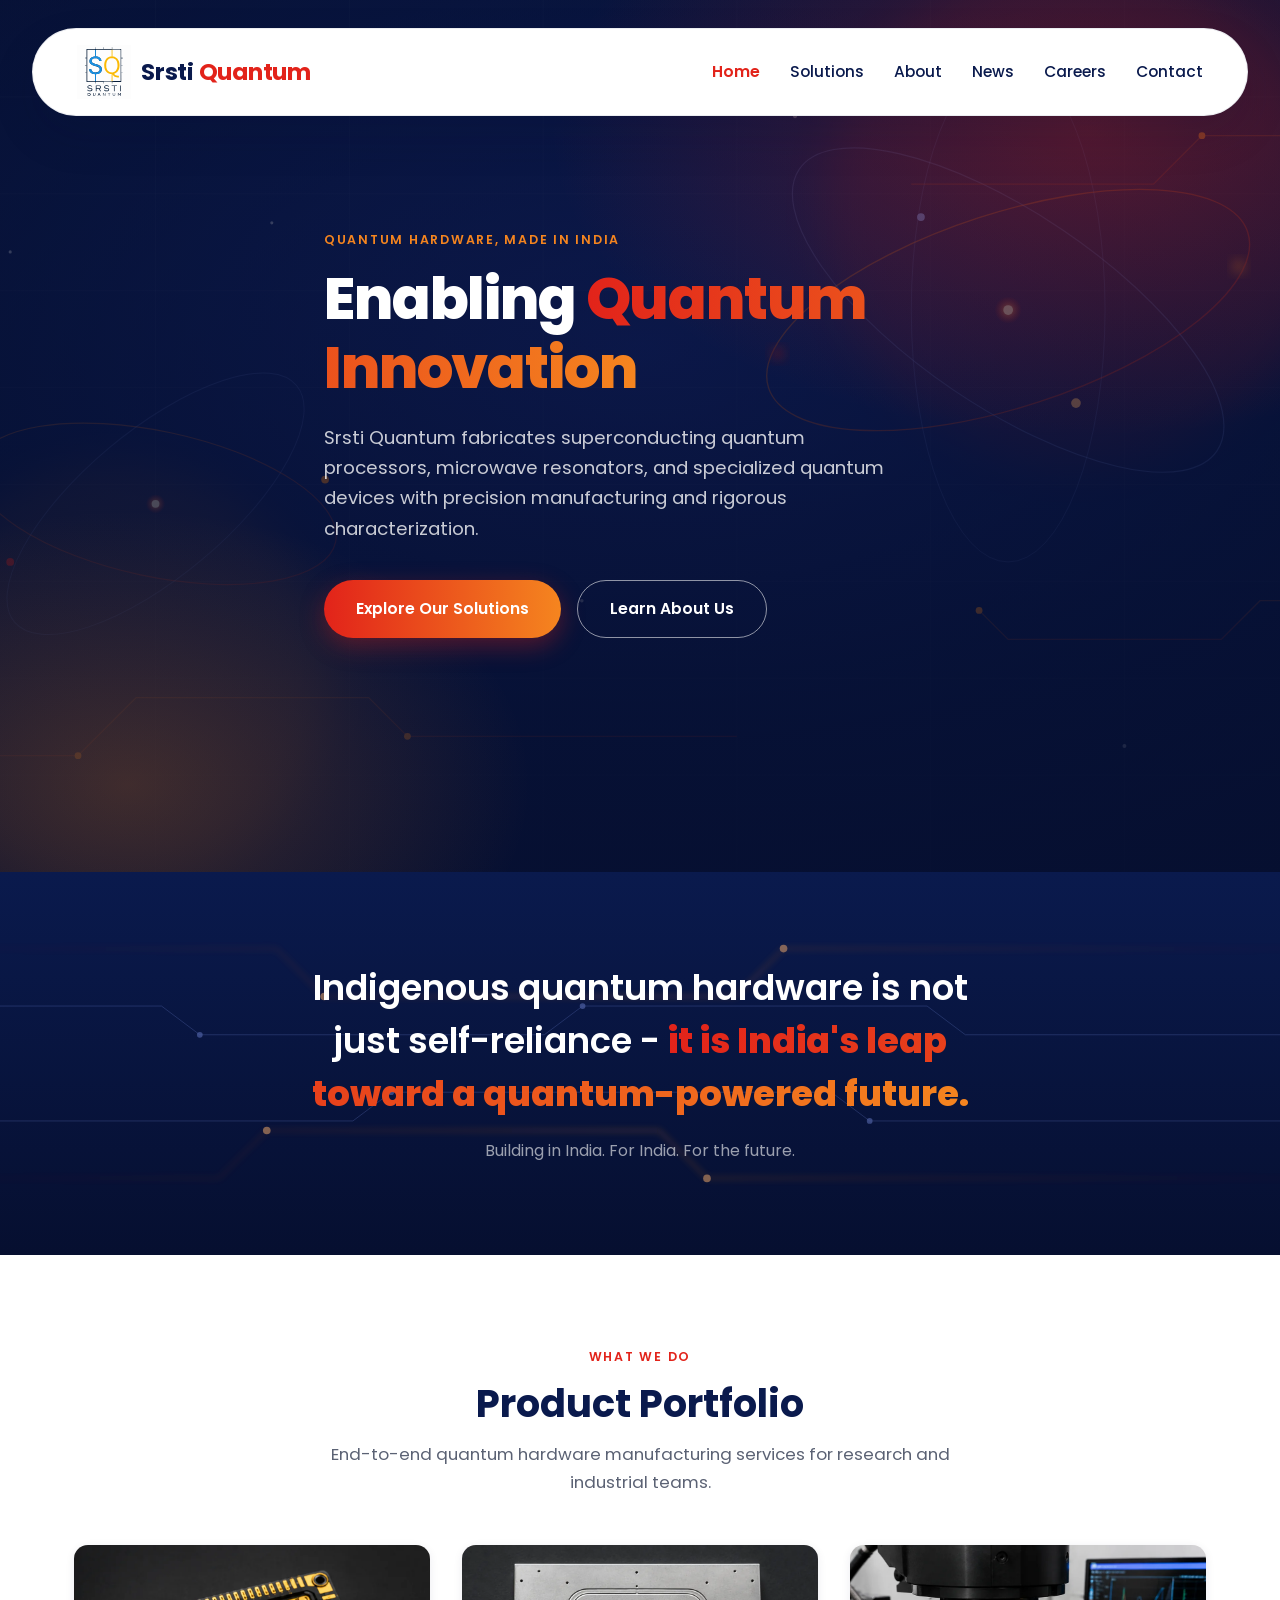
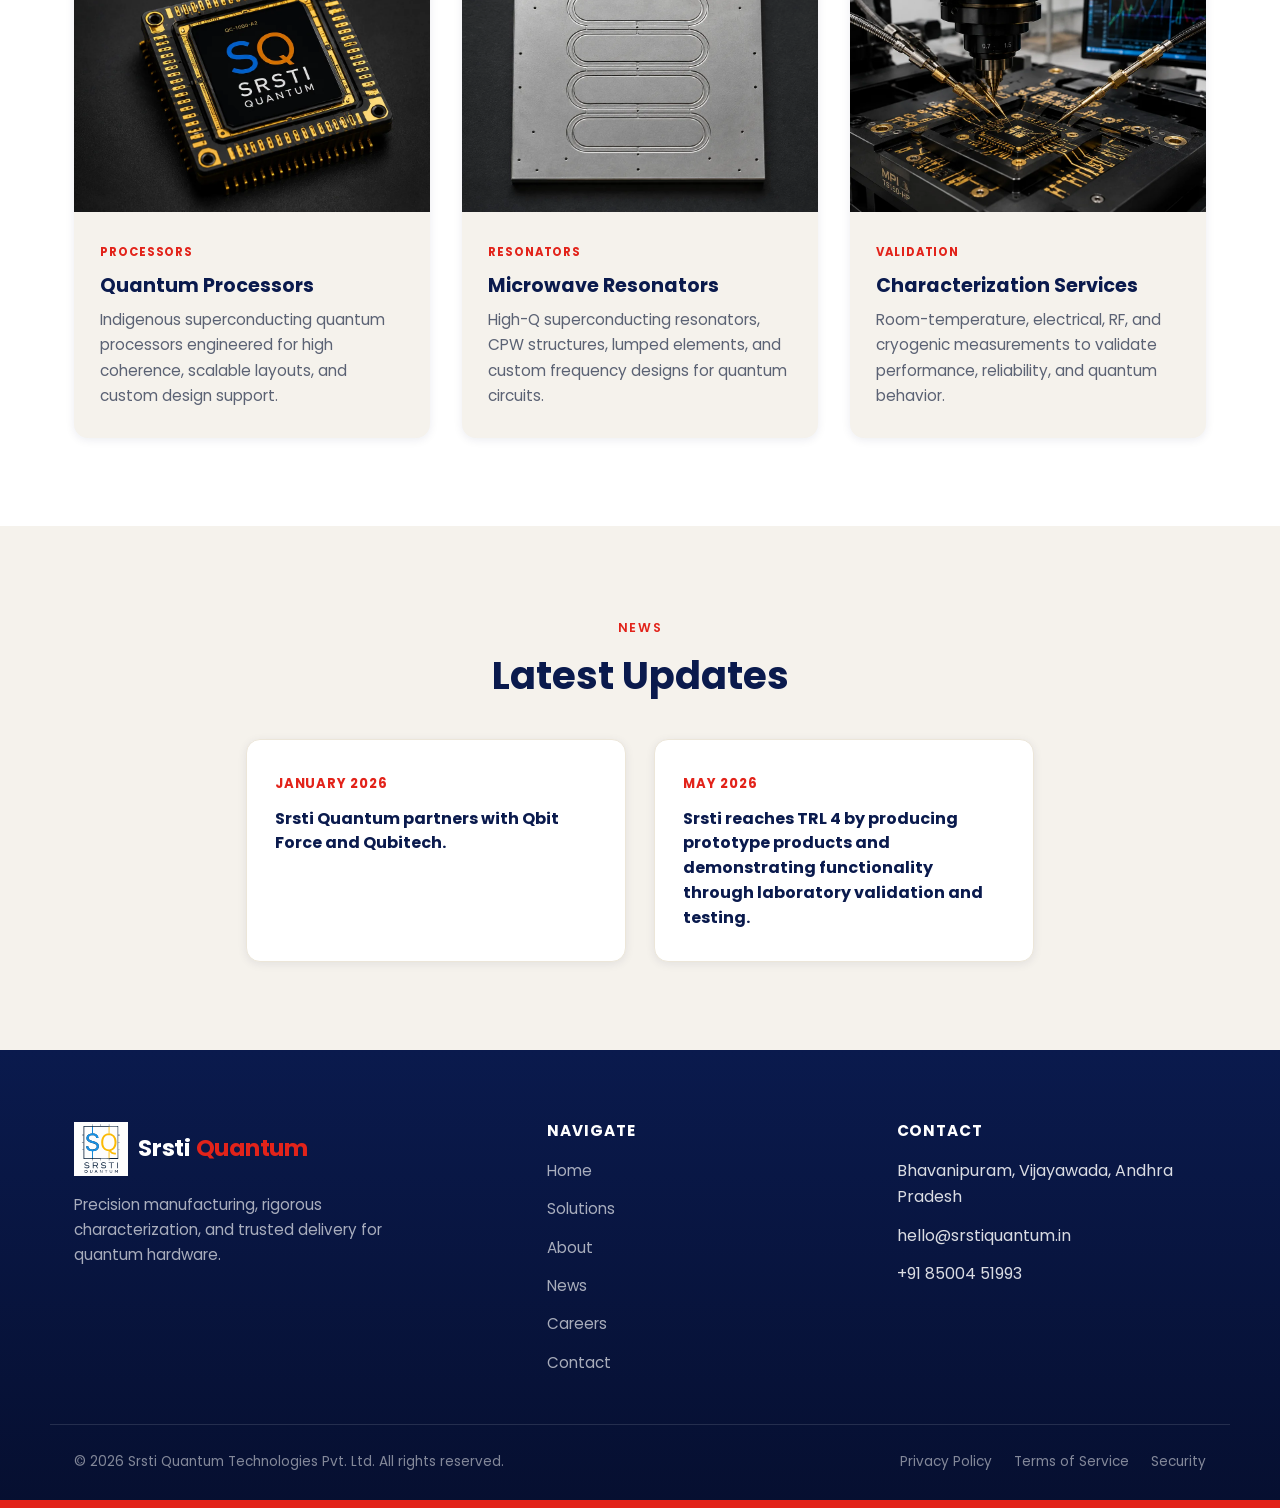
<file: index.html>
﻿<!DOCTYPE html>
<html lang="en">
<head>
<meta charset="UTF-8">
<meta name="viewport" content="width=device-width, initial-scale=1.0">
<title>Srsti Quantum - Quantum Hardware Manufacturing</title>
<meta name="description" content="Srsti Quantum manufactures superconducting quantum processors, microwave resonators, test chips, packaged devices, and specialized quantum hardware.">
<link rel="icon" href="favicon.svg" type="image/svg+xml">
<link rel="alternate icon" href="favicon.ico">
<link rel="apple-touch-icon" href="apple-touch-icon.png">
<link rel="stylesheet" href="css/styles.css">
</head>
<body>

<header class="site-header" id="siteHeader">
  <div class="container header-inner">
    <a href="/" class="logo">
      <img class="logo-mark" src="assets/img/srsti-logo.svg" alt="Srsti Quantum logo">
      <span class="logo-text">Srsti <span>Quantum</span></span>
    </a>
    <nav class="main-nav" id="mainNav">
      <ul>
        <li><a href="/" class="nav-link">Home</a></li>
        <li><a href="/solutions" class="nav-link">Solutions</a></li>
        <li><a href="/about" class="nav-link">About</a></li>
        <li><a href="/news" class="nav-link">News</a></li>
        <li><a href="/careers" class="nav-link">Careers</a></li>
        <li><a href="/contact" class="nav-link">Contact</a></li>
      </ul>
    </nav>
    <button class="hamburger" id="hamburgerBtn" aria-label="Toggle menu" aria-expanded="false" aria-controls="mainNav">
      <span></span><span></span><span></span>
    </button>
  </div>
</header>

<main>

  <!-- HERO -->
  <section class="hero">
    <div class="container hero-content reveal">
      <span class="eyebrow">Quantum Hardware, Made in India</span>
      <h1>Enabling <span class="accent">Quantum Innovation</span></h1>
      <p>Srsti Quantum fabricates superconducting quantum processors, microwave resonators, and specialized quantum devices with precision manufacturing and rigorous characterization.</p>
      <div class="hero-actions">
        <a href="/solutions" class="btn btn-primary">Explore Our Solutions</a>
        <a href="/about" class="btn btn-outline">Learn About Us</a>
      </div>
    </div>
  </section>

  <!-- MISSION STRIP -->
  <section class="mission-strip">
    <img src="assets/img/mission-lines.svg" alt="" class="mission-lines" aria-hidden="true">
    <div class="container mission-strip-inner reveal">
      <h2>Indigenous quantum hardware is not just self-reliance - <strong>it is India's leap toward a quantum-powered future.</strong></h2>
      <p>Building in India. For India. For the future.</p>
    </div>
  </section>

  <!-- EXPLORE SOLUTIONS -->
  <section class="solutions-section">
    <div class="container">
      <div class="section-head center reveal">
        <span class="eyebrow">What We Do</span>
        <h2>Product Portfolio</h2>
        <p>End-to-end quantum hardware manufacturing services for research and industrial teams.</p>
      </div>
      <div class="card-grid">
        <article class="solution-card reveal">
          <div class="card-img">
            <picture><source srcset="assets/img/products/qunatum%20processor.webp" type="image/webp"><img src="assets/img/products/qunatum%20processor.jpg" alt="Quantum processor"></picture>
          </div>
          <div class="card-body">
            <span class="card-tag">Processors</span>
            <h3>Quantum Processors</h3>
            <p>Indigenous superconducting quantum processors engineered for high coherence, scalable layouts, and custom design support.</p>
          </div>
        </article>
        <article class="solution-card reveal">
          <div class="card-img">
            <picture><source srcset="assets/img/products/resonators.webp" type="image/webp"><img src="assets/img/products/resonators.jpg" alt="Microwave resonator"></picture>
          </div>
          <div class="card-body">
            <span class="card-tag">Resonators</span>
            <h3>Microwave Resonators</h3>
            <p>High-Q superconducting resonators, CPW structures, lumped elements, and custom frequency designs for quantum circuits.</p>
          </div>
        </article>
        <article class="solution-card reveal">
          <div class="card-img">
            <picture><source srcset="assets/img/products/Characterization%20Services.webp" type="image/webp"><img src="assets/img/products/Characterization%20Services.jpg" alt="Quantum device characterization"></picture>
          </div>
          <div class="card-body">
            <span class="card-tag">Validation</span>
            <h3>Characterization Services</h3>
            <p>Room-temperature, electrical, RF, and cryogenic measurements to validate performance, reliability, and quantum behavior.</p>
          </div>
        </article>
      </div>
    </div>
  </section>

  <!-- NEWS -->
  <section class="badges-strip">
    <div class="container">
      <div class="section-head center reveal">
        <span class="eyebrow">News</span>
        <h2>Latest Updates</h2>
      </div>
      <div class="news-grid reveal">
        <article class="news-card">
          <span>January 2026</span>
          <h3>Srsti Quantum partners with Qbit Force and Qubitech.</h3>
        </article>
        <article class="news-card">
          <span>May 2026</span>
          <h3>Srsti reaches TRL 4 by producing prototype products and demonstrating functionality through laboratory validation and testing.</h3>
        </article>
       
      </div>
    </div>
  </section>

</main>

<footer class="site-footer">
  <div class="container footer-inner">
    <div class="footer-brand">
      <a href="/" class="logo">
        <img class="logo-mark" src="assets/img/srsti-logo.svg" alt="Srsti Quantum logo">
        <span class="logo-text">Srsti <span>Quantum</span></span>
      </a>
      <p>Precision manufacturing, rigorous characterization, and trusted delivery for quantum hardware.</p>
    </div>
    <div class="footer-col">
      <h4>Navigate</h4>
      <ul>
        <li><a href="/">Home</a></li>
        <li><a href="/solutions">Solutions</a></li>
        <li><a href="/about">About</a></li>
        <li><a href="/news">News</a></li>
        <li><a href="/careers">Careers</a></li>
        <li><a href="/contact">Contact</a></li>
      </ul>
    </div>
    <div class="footer-col">
      <h4>Contact</h4>
      <ul>
        <li>Bhavanipuram, Vijayawada, Andhra Pradesh</li>
        <li>hello@srstiquantum.in</li>
        <li>+91 85004 51993</li>
      </ul>
    </div>
  </div>
  <div class="container footer-legal">
    <p>© 2026 Srsti Quantum Technologies Pvt. Ltd. All rights reserved.</p>
    <div class="footer-legal-links">
      <a href="/privacy-policy">Privacy Policy</a>
      <a href="/terms-of-service">Terms of Service</a>
      <a href="/security">Security</a>
    </div>
  </div>
  <div class="footer-pattern" aria-hidden="true"></div>
</footer>

<script src="js/main.js"></script>
</body>
</html>
</file>
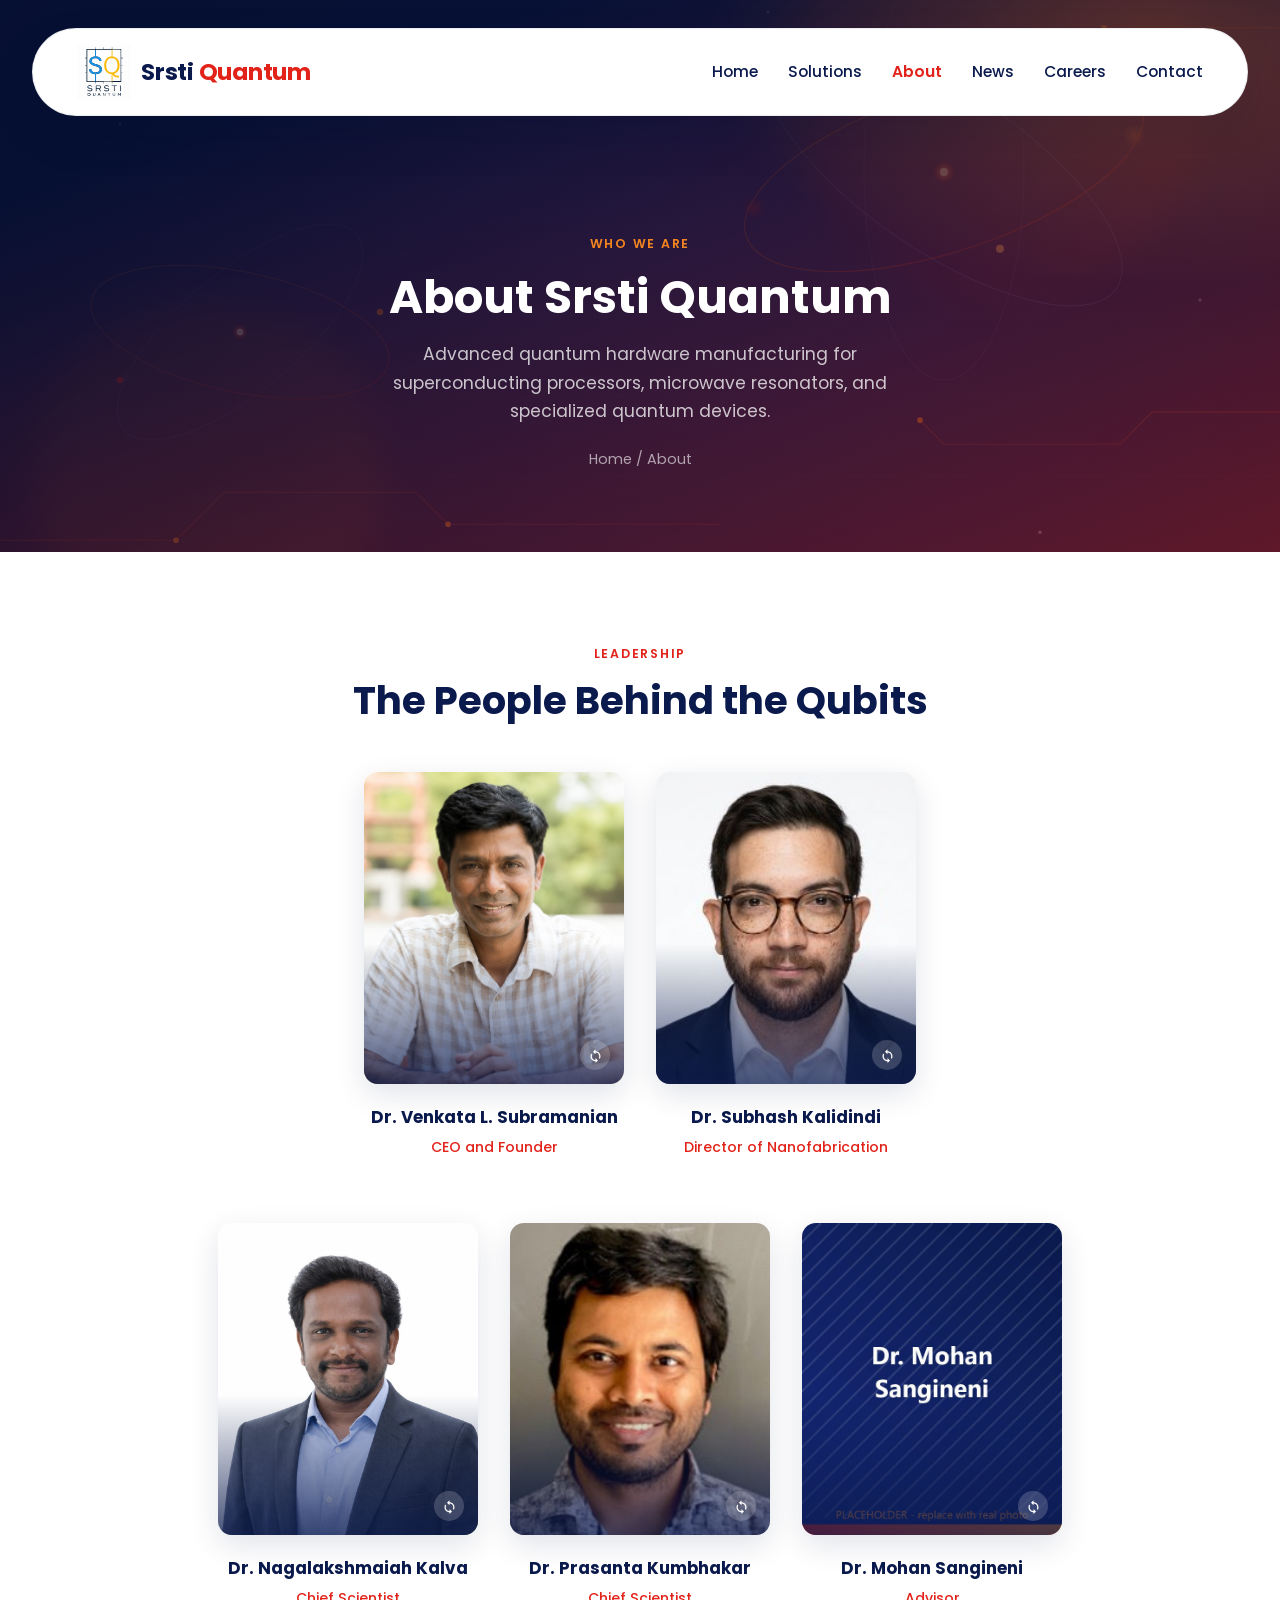
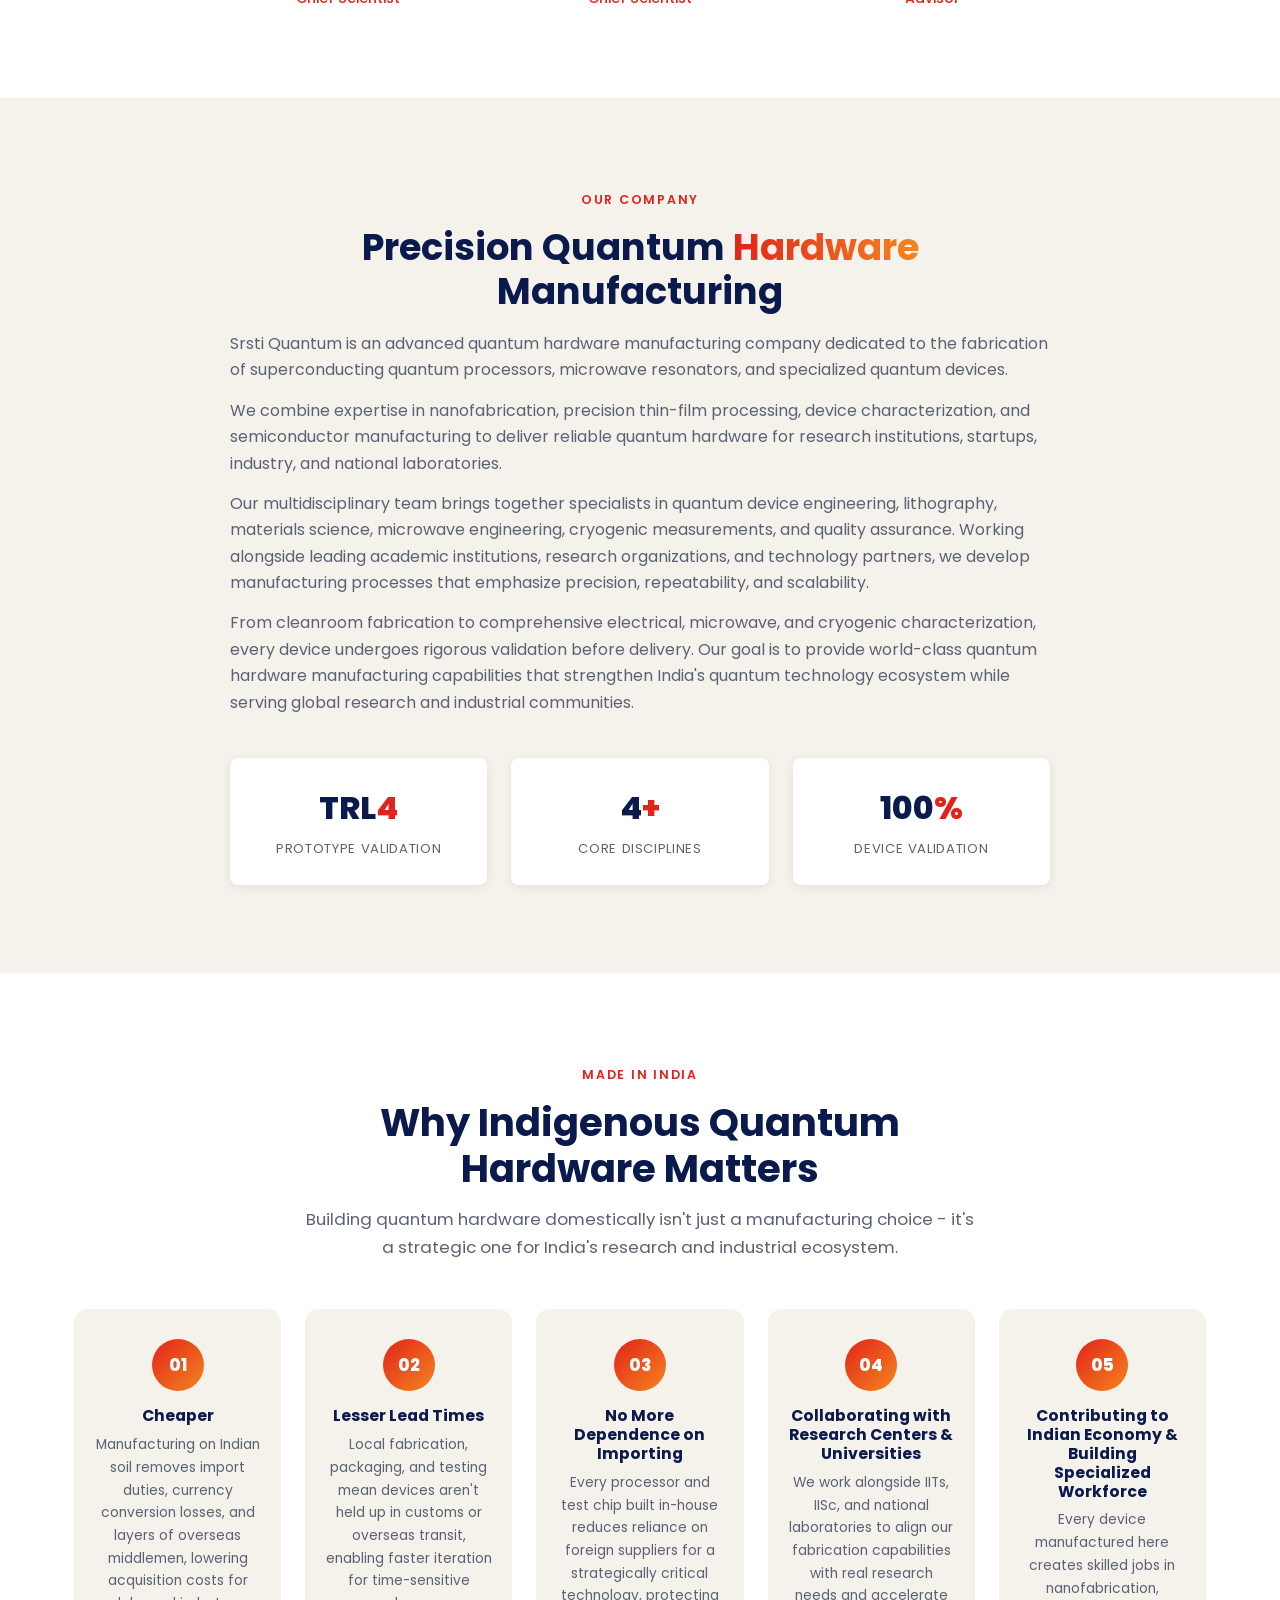
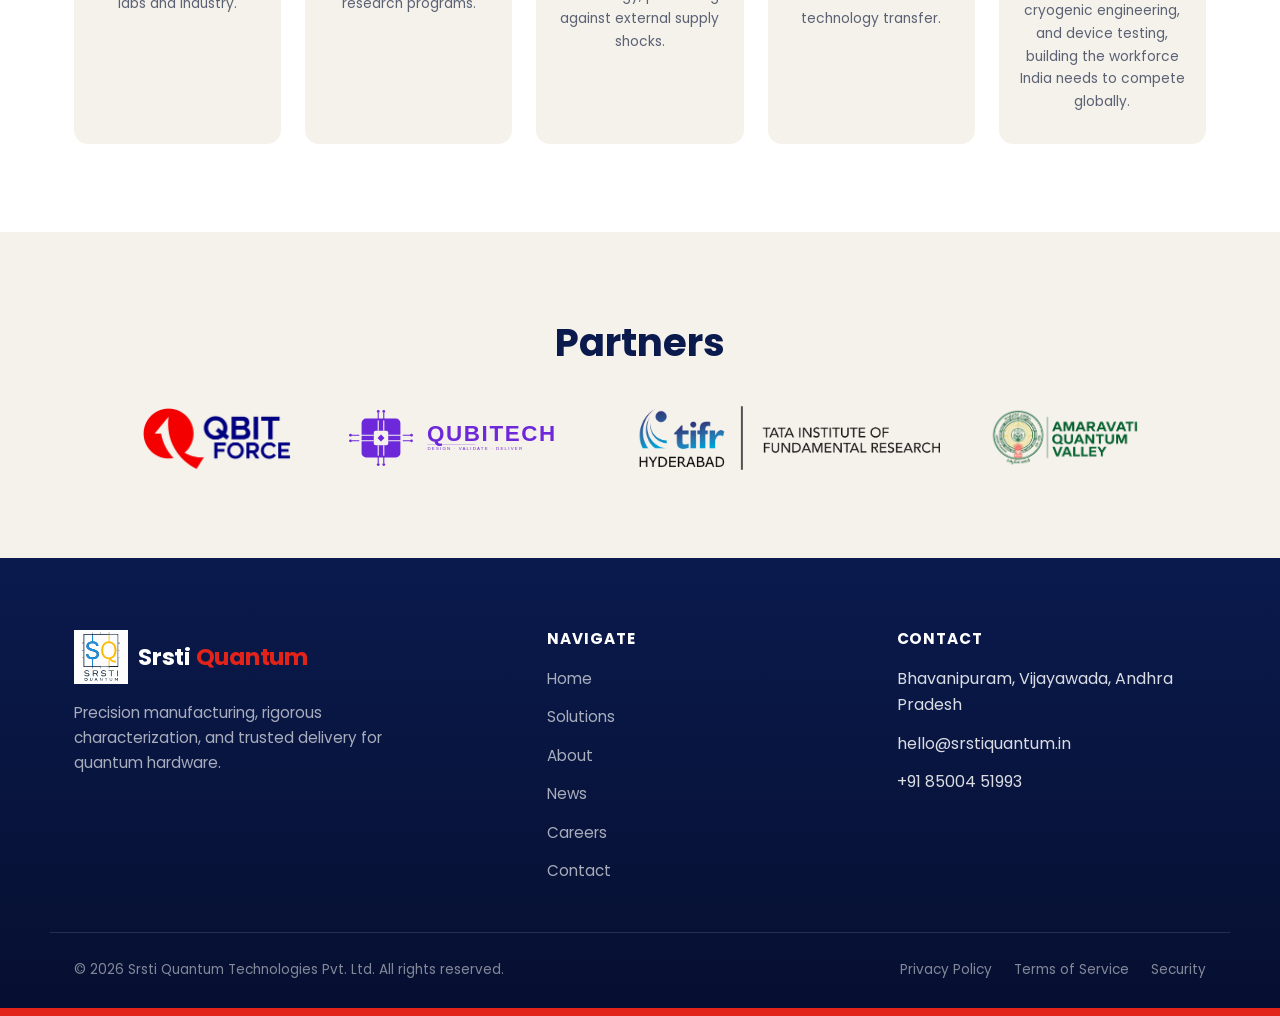
<file: about.html>
﻿<!DOCTYPE html>
<html lang="en">
<head>
<meta charset="UTF-8">
<meta name="viewport" content="width=device-width, initial-scale=1.0">
<title>About Srsti Quantum</title>
<meta name="description" content="Srsti Quantum is an advanced quantum hardware manufacturing company for superconducting quantum processors, microwave resonators, and specialized quantum devices.">
<link rel="icon" href="favicon.svg" type="image/svg+xml">
<link rel="alternate icon" href="favicon.ico">
<link rel="apple-touch-icon" href="apple-touch-icon.png">
<link rel="stylesheet" href="css/styles.css">
</head>
<body>

<header class="site-header" id="siteHeader">
  <div class="container header-inner">
    <a href="/" class="logo">
      <img class="logo-mark" src="assets/img/srsti-logo.svg" alt="Srsti Quantum logo">
      <span class="logo-text">Srsti <span>Quantum</span></span>
    </a>
    <nav class="main-nav" id="mainNav">
      <ul>
        <li><a href="/" class="nav-link">Home</a></li>
        <li><a href="/solutions" class="nav-link">Solutions</a></li>
        <li><a href="/about" class="nav-link">About</a></li>
        <li><a href="/news" class="nav-link">News</a></li>
        <li><a href="/careers" class="nav-link">Careers</a></li>
        <li><a href="/contact" class="nav-link">Contact</a></li>
      </ul>
    </nav>
    <button class="hamburger" id="hamburgerBtn" aria-label="Toggle menu" aria-expanded="false" aria-controls="mainNav">
      <span></span><span></span><span></span>
    </button>
  </div>
</header>

<main>

  <section class="page-hero">
    <div class="container">
      <span class="eyebrow">Who We Are</span>
      <h1>About Srsti Quantum</h1>
      <p>Advanced quantum hardware manufacturing for superconducting processors, microwave resonators, and specialized quantum devices.</p>
      <div class="breadcrumb"><a href="/">Home</a> / About</div>
    </div>
  </section>

  <!-- TEAM -->
  <section class="team-section">
    <div class="container">
      <div class="section-head center reveal">
        <span class="eyebrow">Leadership</span>
        <h2>The People Behind the Qubits</h2>
      </div>
      <div class="team-grid">

        <div class="team-member reveal">
          <div class="flip-card">
            <div class="flip-card-inner">
              <div class="flip-card-front">
                <img class="is-photo" src="assets/img/L-Venkata-Subramaniam.jpeg" alt="Dr. Venkata L. Subramanian">
                <span class="flip-hint" aria-hidden="true"><svg viewBox="0 0 24 24"><path d="M12 5V2L8 6l4 4V7c3.3 0 6 2.7 6 6 0 1-.3 2-.7 2.8l1.5 1.5A8 8 0 0 0 20 13c0-4.4-3.6-8-8-8zm0 14c-3.3 0-6-2.7-6-6 0-1 .3-2 .7-2.8L5.2 8.7A8 8 0 0 0 4 13c0 4.4 3.6 8 8 8v3l4-4-4-4v3z"/></svg></span>
              </div>
              <div class="flip-card-back">
                <p><strong>Expertise:</strong> Quantum Engineering, Algorithms.<br>Ex-Head of Quantum India, IBM.<br>PhD in Electronics, IIT D.<br>MS in Electrical Engineering, Washington University in St. Louis.</p>
              </div>
            </div>
          </div>
          <p class="member-name">Dr. Venkata L. Subramanian</p>
          <p class="member-role">CEO and Founder</p>
        </div>

        <div class="team-member reveal">
          <div class="flip-card">
            <div class="flip-card-inner">
              <div class="flip-card-front">
                <img class="is-photo" src="assets/img/subash.jpg" alt="Dr. Subhash Kalidindi">
                <span class="flip-hint" aria-hidden="true"><svg viewBox="0 0 24 24"><path d="M12 5V2L8 6l4 4V7c3.3 0 6 2.7 6 6 0 1-.3 2-.7 2.8l1.5 1.5A8 8 0 0 0 20 13c0-4.4-3.6-8-8-8zm0 14c-3.3 0-6-2.7-6-6 0-1 .3-2 .7-2.8L5.2 8.7A8 8 0 0 0 4 13c0 4.4 3.6 8 8 8v3l4-4-4-4v3z"/></svg></span>
              </div>
              <div class="flip-card-back">
                <p><strong>Expertise:</strong> Nanofabrication, Devices, Material Science, 3D-Printing, and Characterization.<br>Ex-Postdoc in Material Science and Chemical Engineering, University of Delaware.<br>PhD in Chemical Engineering, Tufts University.<br>MS in Chemical Engineering, University of Toledo, Ohio.</p>
              </div>
            </div>
          </div>
          <p class="member-name">Dr. Subhash Kalidindi</p>
          <p class="member-role">Director of Nanofabrication</p>
        </div>

        <div class="team-row-break" aria-hidden="true"></div>

        <div class="team-member reveal">
          <div class="flip-card">
            <div class="flip-card-inner">
              <div class="flip-card-front">
                <img class="is-photo" src="assets/img/Dr.Nagalakshmaiah.jpeg" alt="Dr. Nagalakshmaiah Kalva">
                <span class="flip-hint" aria-hidden="true"><svg viewBox="0 0 24 24"><path d="M12 5V2L8 6l4 4V7c3.3 0 6 2.7 6 6 0 1-.3 2-.7 2.8l1.5 1.5A8 8 0 0 0 20 13c0-4.4-3.6-8-8-8zm0 14c-3.3 0-6-2.7-6-6 0-1 .3-2 .7-2.8L5.2 8.7A8 8 0 0 0 4 13c0 4.4 3.6 8 8 8v3l4-4-4-4v3z"/></svg></span>
              </div>
              <div class="flip-card-back">
                <p><strong>Expertise:</strong> Antenna technologies, RF, electronics testing, quantum electronics testing.<br>Ex-Antenna Design Engineer, MMRFIC Technology Pvt. Ltd.<br>Ex-Antenna Engineer, GalaxEye.<br>PhD in Electrical, Electronics, and Communication Engineering, IIT B.</p>
              </div>
            </div>
          </div>
          <p class="member-name">Dr. Nagalakshmaiah Kalva</p>
          <p class="member-role">Chief Scientist</p>
        </div>

        <div class="team-member reveal">
          <div class="flip-card">
            <div class="flip-card-inner">
              <div class="flip-card-front">
                <img class="is-photo" src="assets/img/kumbhakar.jpeg" alt="Dr. Prasanta Kumbhakar">
                <span class="flip-hint" aria-hidden="true"><svg viewBox="0 0 24 24"><path d="M12 5V2L8 6l4 4V7c3.3 0 6 2.7 6 6 0 1-.3 2-.7 2.8l1.5 1.5A8 8 0 0 0 20 13c0-4.4-3.6-8-8-8zm0 14c-3.3 0-6-2.7-6-6 0-1 .3-2 .7-2.8L5.2 8.7A8 8 0 0 0 4 13c0 4.4 3.6 8 8 8v3l4-4-4-4v3z"/></svg></span>
              </div>
              <div class="flip-card-back">
                <p><strong>Expertise:</strong> Quantum Science, Nanofabrication, Quantum Hardware Design and Validation, Characterization of Devices.<br>Ex-Postdoc in Engineering Sciences, University of Oxford.<br>Ex-Postdoc in Physics, University of Basel.<br>PhD in Physics, IISER T.</p>
              </div>
            </div>
          </div>
          <p class="member-name">Dr. Prasanta Kumbhakar</p>
          <p class="member-role">Chief Scientist</p>
        </div>

        <div class="team-member reveal">
          <div class="flip-card">
            <div class="flip-card-inner">
              <div class="flip-card-front">
                <img class="is-photo" src="assets/img/sangineni.jpg" alt="Dr. Mohan Sangineni">
                <span class="flip-hint" aria-hidden="true"><svg viewBox="0 0 24 24"><path d="M12 5V2L8 6l4 4V7c3.3 0 6 2.7 6 6 0 1-.3 2-.7 2.8l1.5 1.5A8 8 0 0 0 20 13c0-4.4-3.6-8-8-8zm0 14c-3.3 0-6-2.7-6-6 0-1 .3-2 .7-2.8L5.2 8.7A8 8 0 0 0 4 13c0 4.4 3.6 8 8 8v3l4-4-4-4v3z"/></svg></span>
              </div>
              <div class="flip-card-back">
                <p>Former Principle Investigator of CeNSE, IISc Bangalore, advising Srsti Quantum on advanced nanofabrication and research infrastructure.</p>
              </div>
            </div>
          </div>
          <p class="member-name">Dr. Mohan Sangineni</p>
          <p class="member-role">Advisor</p>
        </div>

      </div>
    </div>
  </section>

  <!-- STORY -->
  <section class="story-section">
    <div class="container">
      <div class="story-copy is-centered reveal">
        <span class="eyebrow">Our Company</span>
        <h2>Precision Quantum <em>Hardware</em> Manufacturing</h2>
        <p>Srsti Quantum is an advanced quantum hardware manufacturing company dedicated to the fabrication of superconducting quantum processors, microwave resonators, and specialized quantum devices.</p>
        <p>We combine expertise in nanofabrication, precision thin-film processing, device characterization, and semiconductor manufacturing to deliver reliable quantum hardware for research institutions, startups, industry, and national laboratories.</p>
        <p>Our multidisciplinary team brings together specialists in quantum device engineering, lithography, materials science, microwave engineering, cryogenic measurements, and quality assurance. Working alongside leading academic institutions, research organizations, and technology partners, we develop manufacturing processes that emphasize precision, repeatability, and scalability.</p>
        <p>From cleanroom fabrication to comprehensive electrical, microwave, and cryogenic characterization, every device undergoes rigorous validation before delivery. Our goal is to provide world-class quantum hardware manufacturing capabilities that strengthen India's quantum technology ecosystem while serving global research and industrial communities.</p>

        <div class="stats-row">
          <div class="stat-box">
            <span class="stat-num">TRL<span>4</span></span>
            <span class="stat-label">Prototype Validation</span>
          </div>
          <div class="stat-box">
            <span class="stat-num">4<span>+</span></span>
            <span class="stat-label">Core Disciplines</span>
          </div>
          <div class="stat-box">
            <span class="stat-num">100<span>%</span></span>
            <span class="stat-label">Device Validation</span>
          </div>
        </div>
      </div>
    </div>
  </section>

  <!-- WHY INDIGENOUS -->
  <section class="indigenous-section">
    <div class="container">
      <div class="section-head center reveal">
        <span class="eyebrow">Made In India</span>
        <h2>Why Indigenous Quantum Hardware Matters</h2>
        <p>Building quantum hardware domestically isn't just a manufacturing choice - it's a strategic one for India's research and industrial ecosystem.</p>
      </div>
      <div class="indigenous-grid">
        <div class="indigenous-card reveal">
          <span class="indigenous-num">01</span>
          <h4>Cheaper</h4>
          <p>Manufacturing on Indian soil removes import duties, currency conversion losses, and layers of overseas middlemen, lowering acquisition costs for labs and industry.</p>
        </div>
        <div class="indigenous-card reveal">
          <span class="indigenous-num">02</span>
          <h4>Lesser Lead Times</h4>
          <p>Local fabrication, packaging, and testing mean devices aren't held up in customs or overseas transit, enabling faster iteration for time-sensitive research programs.</p>
        </div>
        <div class="indigenous-card reveal">
          <span class="indigenous-num">03</span>
          <h4>No More Dependence on Importing</h4>
          <p>Every processor and test chip built in-house reduces reliance on foreign suppliers for a strategically critical technology, protecting against external supply shocks.</p>
        </div>
        <div class="indigenous-card reveal">
          <span class="indigenous-num">04</span>
          <h4>Collaborating with Research Centers &amp; Universities</h4>
          <p>We work alongside IITs, IISc, and national laboratories to align our fabrication capabilities with real research needs and accelerate technology transfer.</p>
        </div>
        <div class="indigenous-card reveal">
          <span class="indigenous-num">05</span>
          <h4>Contributing to Indian Economy &amp; Building Specialized Workforce</h4>
          <p>Every device manufactured here creates skilled jobs in nanofabrication, cryogenic engineering, and device testing, building the workforce India needs to compete globally.</p>
        </div>
      </div>
    </div>
  </section>

  <!-- PARTNERS -->
  <section class="badges-strip">
    <div class="container">
      <div class="section-head center reveal">
        <h2>Partners</h2>
        
      </div>
      <div class="badges-row reveal">
        <img src="assets/img/partnership/qbitforce%20logo.webp" alt="Qbit Force">
        <img src="assets/img/partnership/qubit%20tech%20logo.svg" alt="Qubit Tech">
        <img src="assets/img/partnership/tifr%20logo.png" alt="TIFR">
        <img src="assets/img/partnership/ap%20logos.png" alt="Amaravati Quantum Valley">
      </div>
    </div>
  </section>

</main>

<footer class="site-footer">
  <div class="container footer-inner">
    <div class="footer-brand">
      <a href="/" class="logo">
        <img class="logo-mark" src="assets/img/srsti-logo.svg" alt="Srsti Quantum logo">
        <span class="logo-text">Srsti <span>Quantum</span></span>
      </a>
      <p>Precision manufacturing, rigorous characterization, and trusted delivery for quantum hardware.</p>
    </div>
    <div class="footer-col">
      <h4>Navigate</h4>
      <ul>
        <li><a href="/">Home</a></li>
        <li><a href="/solutions">Solutions</a></li>
        <li><a href="/about">About</a></li>
        <li><a href="/news">News</a></li>
        <li><a href="/careers">Careers</a></li>
        <li><a href="/contact">Contact</a></li>
      </ul>
    </div>
    <div class="footer-col">
      <h4>Contact</h4>
      <ul>
        <li>Bhavanipuram, Vijayawada, Andhra Pradesh</li>
        <li>hello@srstiquantum.in</li>
        <li>+91 85004 51993</li>
      </ul>
    </div>
  </div>
  <div class="container footer-legal">
    <p>© 2026 Srsti Quantum Technologies Pvt. Ltd. All rights reserved.</p>
    <div class="footer-legal-links">
      <a href="/privacy-policy">Privacy Policy</a>
      <a href="/terms-of-service">Terms of Service</a>
      <a href="/security">Security</a>
    </div>
  </div>
  <div class="footer-pattern" aria-hidden="true"></div>
</footer>

<script src="js/main.js"></script>
</body>
</html>
</file>
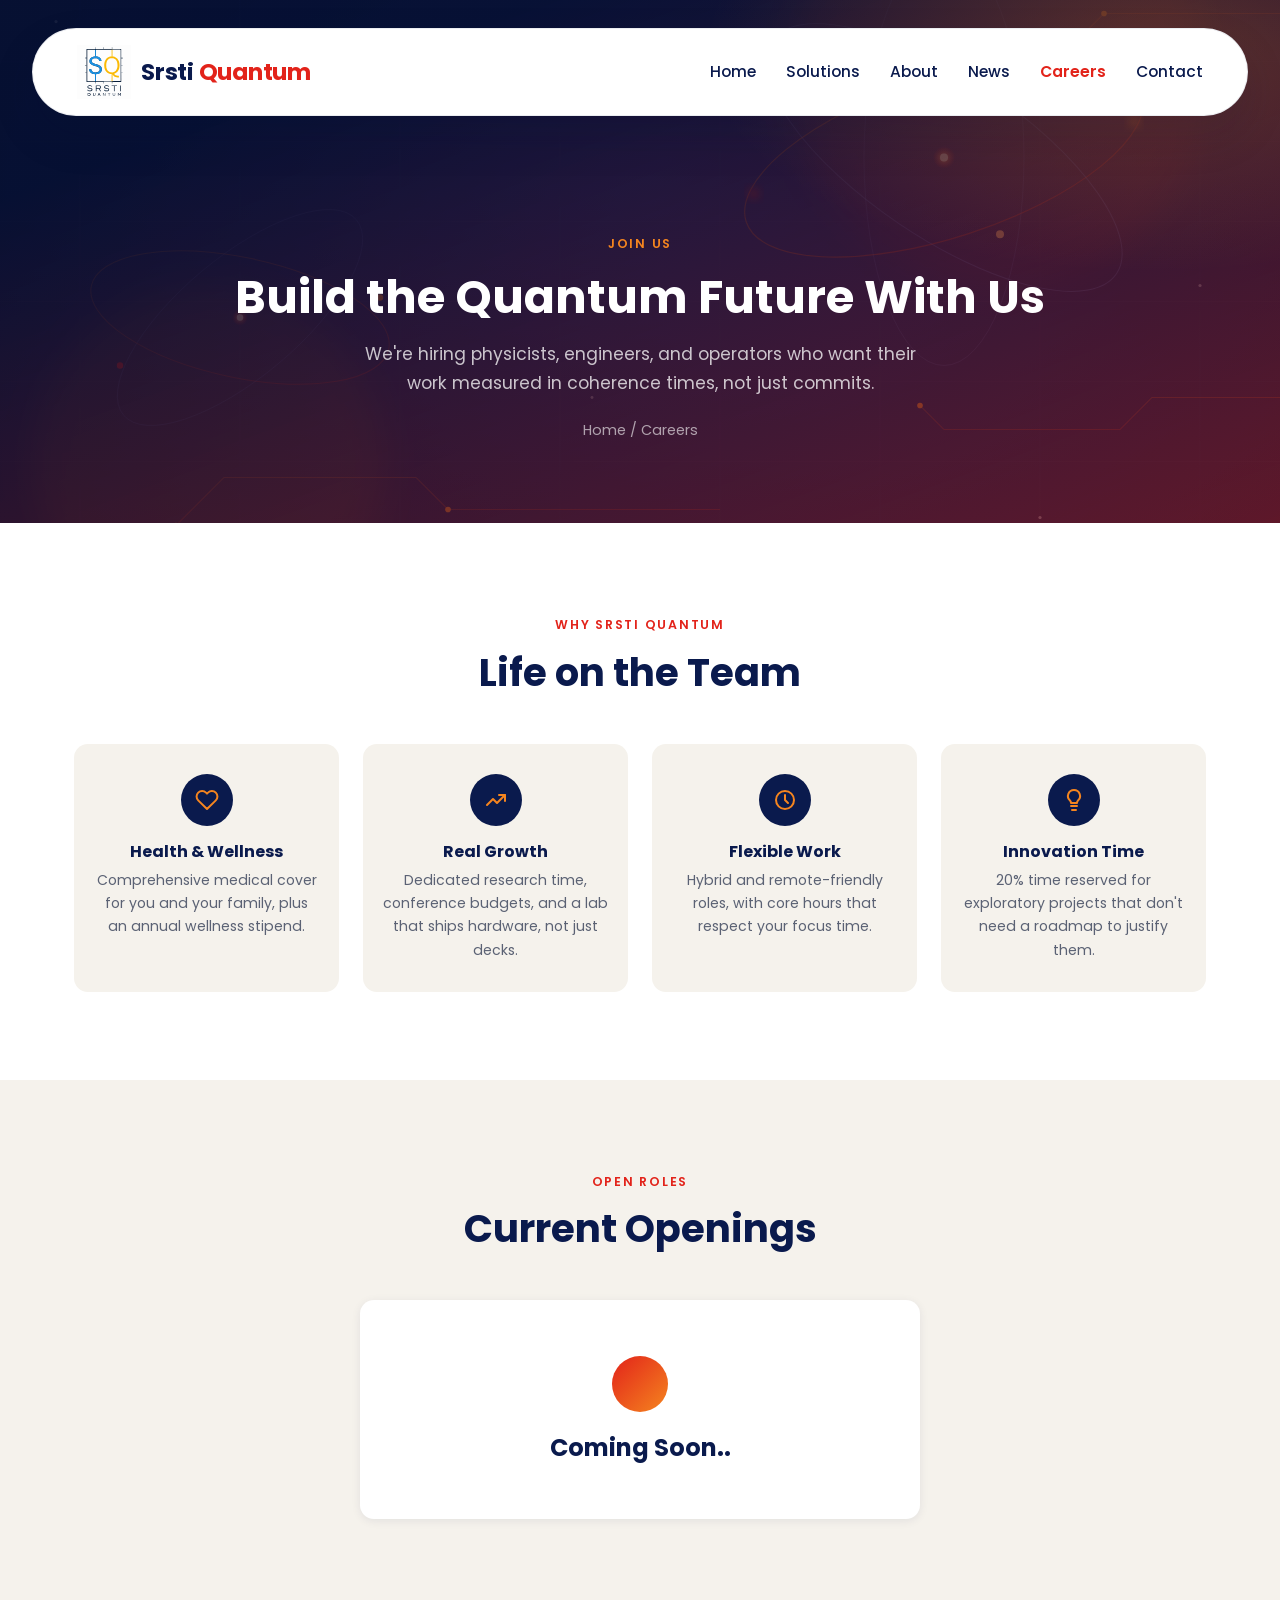
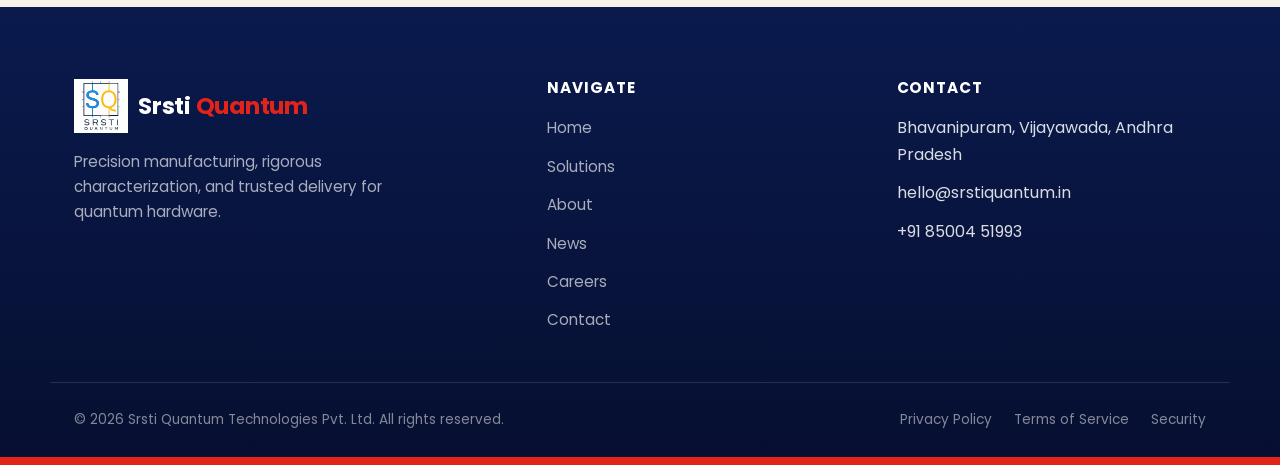
<file: careers.html>
﻿<!DOCTYPE html>
<html lang="en">
<head>
<meta charset="UTF-8">
<meta name="viewport" content="width=device-width, initial-scale=1.0">
<title>Careers - Srsti Quantum</title>
<meta name="description" content="Open roles at Srsti Quantum across hardware engineering, software, research, and business teams.">
<link rel="icon" href="favicon.svg" type="image/svg+xml">
<link rel="alternate icon" href="favicon.ico">
<link rel="apple-touch-icon" href="apple-touch-icon.png">
<link rel="stylesheet" href="css/styles.css">
</head>
<body>

<header class="site-header" id="siteHeader">
  <div class="container header-inner">
    <a href="/" class="logo">
      <img class="logo-mark" src="assets/img/srsti-logo.svg" alt="Srsti Quantum logo">
      <span class="logo-text">Srsti <span>Quantum</span></span>
    </a>
    <nav class="main-nav" id="mainNav">
      <ul>
        <li><a href="/" class="nav-link">Home</a></li>
        <li><a href="/solutions" class="nav-link">Solutions</a></li>
        <li><a href="/about" class="nav-link">About</a></li>
        <li><a href="/news" class="nav-link">News</a></li>
        <li><a href="/careers" class="nav-link">Careers</a></li>
        <li><a href="/contact" class="nav-link">Contact</a></li>
      </ul>
    </nav>
    <button class="hamburger" id="hamburgerBtn" aria-label="Toggle menu" aria-expanded="false" aria-controls="mainNav">
      <span></span><span></span><span></span>
    </button>
  </div>
</header>

<main>

  <section class="page-hero">
    <div class="container">
      <span class="eyebrow">Join Us</span>
      <h1>Build the Quantum Future With Us</h1>
      <p>We're hiring physicists, engineers, and operators who want their work measured in coherence times, not just commits.</p>
      <div class="breadcrumb"><a href="/">Home</a> / Careers</div>
    </div>
  </section>

  <!-- PERKS -->
  <section>
    <div class="container">
      <div class="section-head center reveal">
        <span class="eyebrow">Why Srsti Quantum</span>
        <h2>Life on the Team</h2>
      </div>
      <div class="perks-grid">
        <div class="perk-card reveal">
          <div class="perk-icon"><svg viewBox="0 0 24 24" stroke="currentColor" stroke-width="2" stroke-linecap="round" stroke-linejoin="round"><path d="M20.8 4.6a5.5 5.5 0 0 0-7.8 0L12 5.6l-1-1a5.5 5.5 0 0 0-7.8 7.8l1 1L12 21l7.8-7.6 1-1a5.5 5.5 0 0 0 0-7.8z"/></svg></div>
          <h4>Health &amp; Wellness</h4>
          <p>Comprehensive medical cover for you and your family, plus an annual wellness stipend.</p>
        </div>
        <div class="perk-card reveal">
          <div class="perk-icon"><svg viewBox="0 0 24 24" stroke="currentColor" stroke-width="2" stroke-linecap="round" stroke-linejoin="round"><path d="M3 17l6-6 4 4 8-8"/><path d="M15 7h6v6"/></svg></div>
          <h4>Real Growth</h4>
          <p>Dedicated research time, conference budgets, and a lab that ships hardware, not just decks.</p>
        </div>
        <div class="perk-card reveal">
          <div class="perk-icon"><svg viewBox="0 0 24 24" stroke="currentColor" stroke-width="2" stroke-linecap="round" stroke-linejoin="round"><circle cx="12" cy="12" r="9"/><path d="M12 7v5l3 3"/></svg></div>
          <h4>Flexible Work</h4>
          <p>Hybrid and remote-friendly roles, with core hours that respect your focus time.</p>
        </div>
        <div class="perk-card reveal">
          <div class="perk-icon"><svg viewBox="0 0 24 24" stroke="currentColor" stroke-width="2" stroke-linecap="round" stroke-linejoin="round"><path d="M9 18h6M10 22h4M12 2a6 6 0 0 0-4 10.5c.6.6 1 1.5 1 2.5h6c0-1 .4-1.9 1-2.5A6 6 0 0 0 12 2z"/></svg></div>
          <h4>Innovation Time</h4>
          <p>20% time reserved for exploratory projects that don't need a roadmap to justify them.</p>
        </div>
      </div>
    </div>
  </section>

  <!-- OPEN ROLES -->
  <section class="jobs-section">
    <div class="container">
      <div class="section-head center reveal">
        <span class="eyebrow">Open Roles</span>
        <h2>Current Openings</h2>
      </div>

      <div class="coming-soon reveal">
        <h2>Coming Soon..</h2>
      </div>
    </div>
  </section>

</main>

<footer class="site-footer">
  <div class="container footer-inner">
    <div class="footer-brand">
      <a href="/" class="logo">
        <img class="logo-mark" src="assets/img/srsti-logo.svg" alt="Srsti Quantum logo">
        <span class="logo-text">Srsti <span>Quantum</span></span>
      </a>
      <p>Precision manufacturing, rigorous characterization, and trusted delivery for quantum hardware.</p>
    </div>
    <div class="footer-col">
      <h4>Navigate</h4>
      <ul>
        <li><a href="/">Home</a></li>
        <li><a href="/solutions">Solutions</a></li>
        <li><a href="/about">About</a></li>
        <li><a href="/news">News</a></li>
        <li><a href="/careers">Careers</a></li>
        <li><a href="/contact">Contact</a></li>
      </ul>
    </div>
    <div class="footer-col">
      <h4>Contact</h4>
      <ul>
        <li>Bhavanipuram, Vijayawada, Andhra Pradesh</li>
        <li>hello@srstiquantum.in</li>
        <li>+91 85004 51993</li>
      </ul>
    </div>
  </div>
  <div class="container footer-legal">
    <p>© 2026 Srsti Quantum Technologies Pvt. Ltd. All rights reserved.</p>
    <div class="footer-legal-links">
      <a href="/privacy-policy">Privacy Policy</a>
      <a href="/terms-of-service">Terms of Service</a>
      <a href="/security">Security</a>
    </div>
  </div>
  <div class="footer-pattern" aria-hidden="true"></div>
</footer>

<script src="js/main.js"></script>
</body>
</html>
</file>
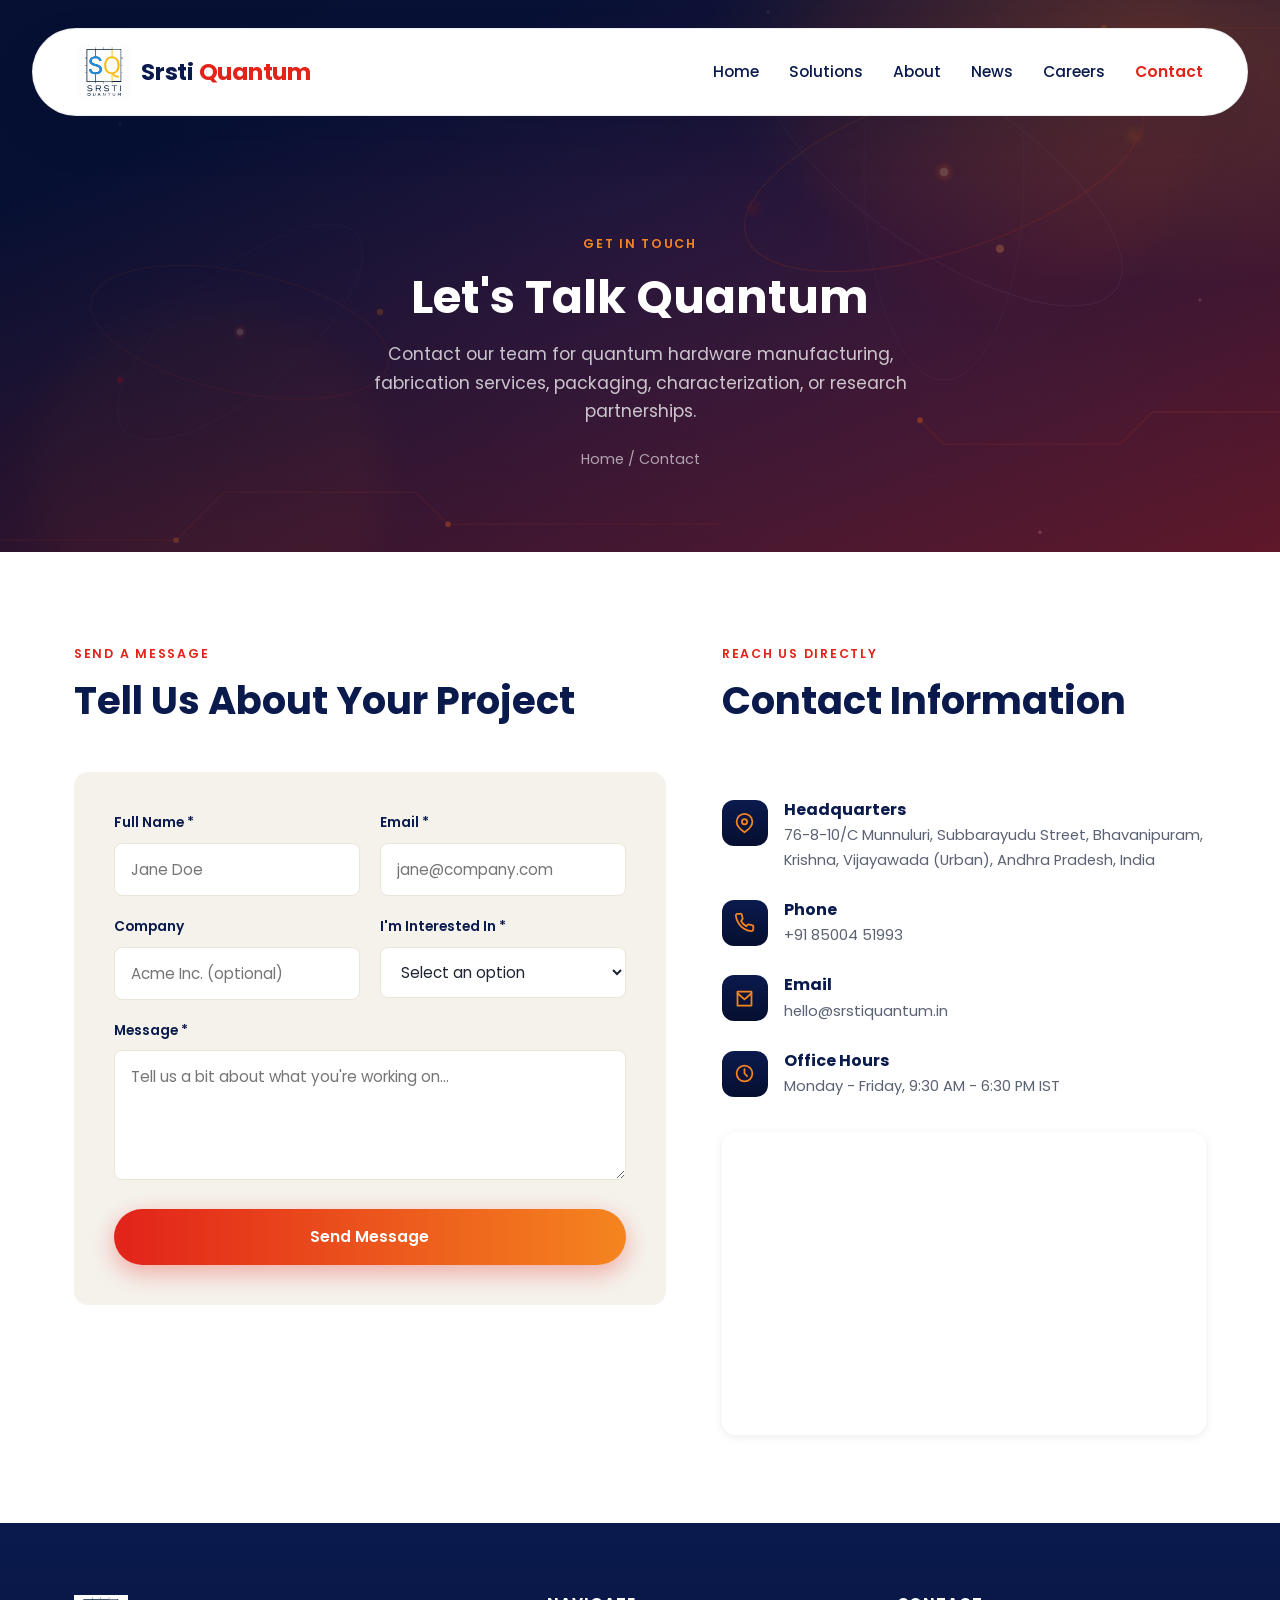
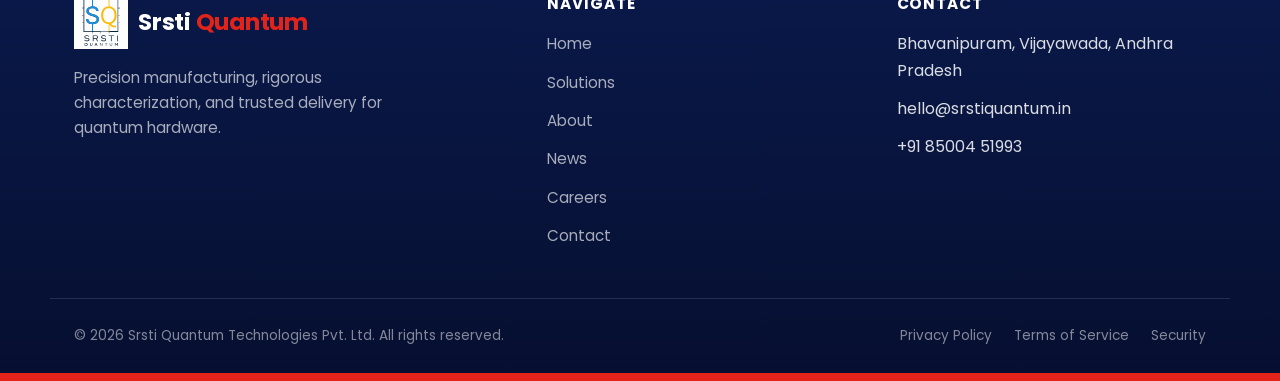
<file: contact.html>
﻿<!DOCTYPE html>
<html lang="en">
<head>
<meta charset="UTF-8">
<meta name="viewport" content="width=device-width, initial-scale=1.0">
<title>Contact - Srsti Quantum</title>
<meta name="description" content="Get in touch with Srsti Quantum for quantum hardware manufacturing, fabrication, packaging, characterization, and partnerships.">
<link rel="icon" href="favicon.svg" type="image/svg+xml">
<link rel="alternate icon" href="favicon.ico">
<link rel="apple-touch-icon" href="apple-touch-icon.png">
<link rel="stylesheet" href="css/styles.css">
</head>
<body>

<header class="site-header" id="siteHeader">
  <div class="container header-inner">
    <a href="/" class="logo">
      <img class="logo-mark" src="assets/img/srsti-logo.svg" alt="Srsti Quantum logo">
      <span class="logo-text">Srsti <span>Quantum</span></span>
    </a>
    <nav class="main-nav" id="mainNav">
      <ul>
        <li><a href="/" class="nav-link">Home</a></li>
        <li><a href="/solutions" class="nav-link">Solutions</a></li>
        <li><a href="/about" class="nav-link">About</a></li>
        <li><a href="/news" class="nav-link">News</a></li>
        <li><a href="/careers" class="nav-link">Careers</a></li>
        <li><a href="/contact" class="nav-link">Contact</a></li>
      </ul>
    </nav>
    <button class="hamburger" id="hamburgerBtn" aria-label="Toggle menu" aria-expanded="false" aria-controls="mainNav">
      <span></span><span></span><span></span>
    </button>
  </div>
</header>

<main>

  <section class="page-hero">
    <div class="container">
      <span class="eyebrow">Get In Touch</span>
      <h1>Let's Talk Quantum</h1>
      <p>Contact our team for quantum hardware manufacturing, fabrication services, packaging, characterization, or research partnerships.</p>
      <div class="breadcrumb"><a href="/">Home</a> / Contact</div>
    </div>
  </section>

  <section class="contact-section">
    <div class="container contact-grid">

      <div class="reveal">
        <div class="section-head">
          <span class="eyebrow">Send a Message</span>
          <h2>Tell Us About Your Project</h2>
        </div>

        <form class="contact-form" id="contactForm" novalidate>
          <div class="form-status" id="formStatus" role="status"></div>

          <div class="form-row">
            <div class="form-group" id="group-name">
              <label for="fullName">Full Name *</label>
              <input type="text" id="fullName" name="fullName" placeholder="Jane Doe" autocomplete="name">
              <span class="form-error">Please enter your full name.</span>
            </div>
            <div class="form-group" id="group-email">
              <label for="email">Email *</label>
              <input type="email" id="email" name="email" placeholder="jane@company.com" autocomplete="email">
              <span class="form-error">Please enter a valid email address.</span>
            </div>
          </div>

          <div class="form-row">
            <div class="form-group" id="group-company">
              <label for="company">Company</label>
              <input type="text" id="company" name="company" placeholder="Acme Inc. (optional)" autocomplete="organization">
            </div>
            <div class="form-group" id="group-interest">
              <label for="interest">I'm Interested In *</label>
              <select id="interest" name="interest">
                <option value="">Select an option</option>
                <option value="processors">Quantum Processors</option>
                <option value="resonators">Microwave Resonators</option>
                <option value="fabrication">Fabrication Services</option>
                <option value="characterization">Characterization Services</option>
                <option value="packaging">Packaging &amp; Bonding</option>
                <option value="careers">Careers</option>
                <option value="other">Other</option>
              </select>
              <span class="form-error">Please choose a topic.</span>
            </div>
          </div>

          <div class="form-group" id="group-message">
            <label for="message">Message *</label>
            <textarea id="message" name="message" placeholder="Tell us a bit about what you're working on..."></textarea>
            <span class="form-error">Please enter a message (at least 10 characters).</span>
          </div>

          <button type="submit" class="btn btn-primary btn-block">Send Message</button>
        </form>
      </div>

      <div class="info-block reveal">
        <div class="section-head">
          <span class="eyebrow">Reach Us Directly</span>
          <h2>Contact Information</h2>
        </div>

        <div class="info-item">
          <div class="info-icon"><svg viewBox="0 0 24 24" stroke="currentColor" stroke-width="2" stroke-linecap="round" stroke-linejoin="round"><path d="M21 10c0 6-9 12-9 12S3 16 3 10a9 9 0 0 1 18 0z"/><circle cx="12" cy="10" r="3"/></svg></div>
          <div>
            <h4>Headquarters</h4>
            <p>76-8-10/C Munnuluri, Subbarayudu Street, Bhavanipuram, Krishna, Vijayawada (Urban), Andhra Pradesh, India</p>
          </div>
        </div>

        <div class="info-item">
          <div class="info-icon"><svg viewBox="0 0 24 24" stroke="currentColor" stroke-width="2" stroke-linecap="round" stroke-linejoin="round"><path d="M22 16.9v3a2 2 0 0 1-2.2 2 19.8 19.8 0 0 1-8.6-3.1 19.5 19.5 0 0 1-6-6 19.8 19.8 0 0 1-3.1-8.7A2 2 0 0 1 4.1 2h3a2 2 0 0 1 2 1.7c.1 1 .3 2 .7 3a2 2 0 0 1-.4 2.1L8 10.3a16 16 0 0 0 6 6l1.5-1.5a2 2 0 0 1 2.1-.4c1 .3 2 .5 3 .7a2 2 0 0 1 1.7 2z"/></svg></div>
          <div>
            <h4>Phone</h4>
            <p>+91 85004 51993</p>
          </div>
        </div>

        <div class="info-item">
          <div class="info-icon"><svg viewBox="0 0 24 24" stroke="currentColor" stroke-width="2" stroke-linecap="round" stroke-linejoin="round"><path d="M4 4h16v16H4z"/><path d="M4 6l8 7 8-7"/></svg></div>
          <div>
            <h4>Email</h4>
            <p>hello@srstiquantum.in</p>
          </div>
        </div>

        <div class="info-item">
          <div class="info-icon"><svg viewBox="0 0 24 24" stroke="currentColor" stroke-width="2" stroke-linecap="round" stroke-linejoin="round"><circle cx="12" cy="12" r="9"/><path d="M12 7v5l3 3"/></svg></div>
          <div>
            <h4>Office Hours</h4>
            <p>Monday - Friday, 9:30 AM - 6:30 PM IST</p>
          </div>
        </div>

        <div class="info-map">
          <iframe src="https://www.google.com/maps?q=76-8-10%2FC+Munnuluri,+Subbarayudu+Street,+Bhavanipuram,+Krishna,+Vijayawada+(Urban),+Andhra+Pradesh,+India&output=embed" title="Srsti Quantum location - Vijayawada, Andhra Pradesh" loading="lazy" referrerpolicy="no-referrer-when-downgrade" allowfullscreen></iframe>
        </div>
      </div>

    </div>
  </section>

</main>

<footer class="site-footer">
  <div class="container footer-inner">
    <div class="footer-brand">
      <a href="/" class="logo">
        <img class="logo-mark" src="assets/img/srsti-logo.svg" alt="Srsti Quantum logo">
        <span class="logo-text">Srsti <span>Quantum</span></span>
      </a>
      <p>Precision manufacturing, rigorous characterization, and trusted delivery for quantum hardware.</p>
    </div>
    <div class="footer-col">
      <h4>Navigate</h4>
      <ul>
        <li><a href="/">Home</a></li>
        <li><a href="/solutions">Solutions</a></li>
        <li><a href="/about">About</a></li>
        <li><a href="/news">News</a></li>
        <li><a href="/careers">Careers</a></li>
        <li><a href="/contact">Contact</a></li>
      </ul>
    </div>
    <div class="footer-col">
      <h4>Contact</h4>
      <ul>
        <li>Bhavanipuram, Vijayawada, Andhra Pradesh</li>
        <li>hello@srstiquantum.in</li>
        <li>+91 85004 51993</li>
      </ul>
    </div>
  </div>
  <div class="container footer-legal">
    <p>© 2026 Srsti Quantum Technologies Pvt. Ltd. All rights reserved.</p>
    <div class="footer-legal-links">
      <a href="/privacy-policy">Privacy Policy</a>
      <a href="/terms-of-service">Terms of Service</a>
      <a href="/security">Security</a>
    </div>
  </div>
  <div class="footer-pattern" aria-hidden="true"></div>
</footer>

<script src="js/main.js"></script>
</body>
</html>
</file>
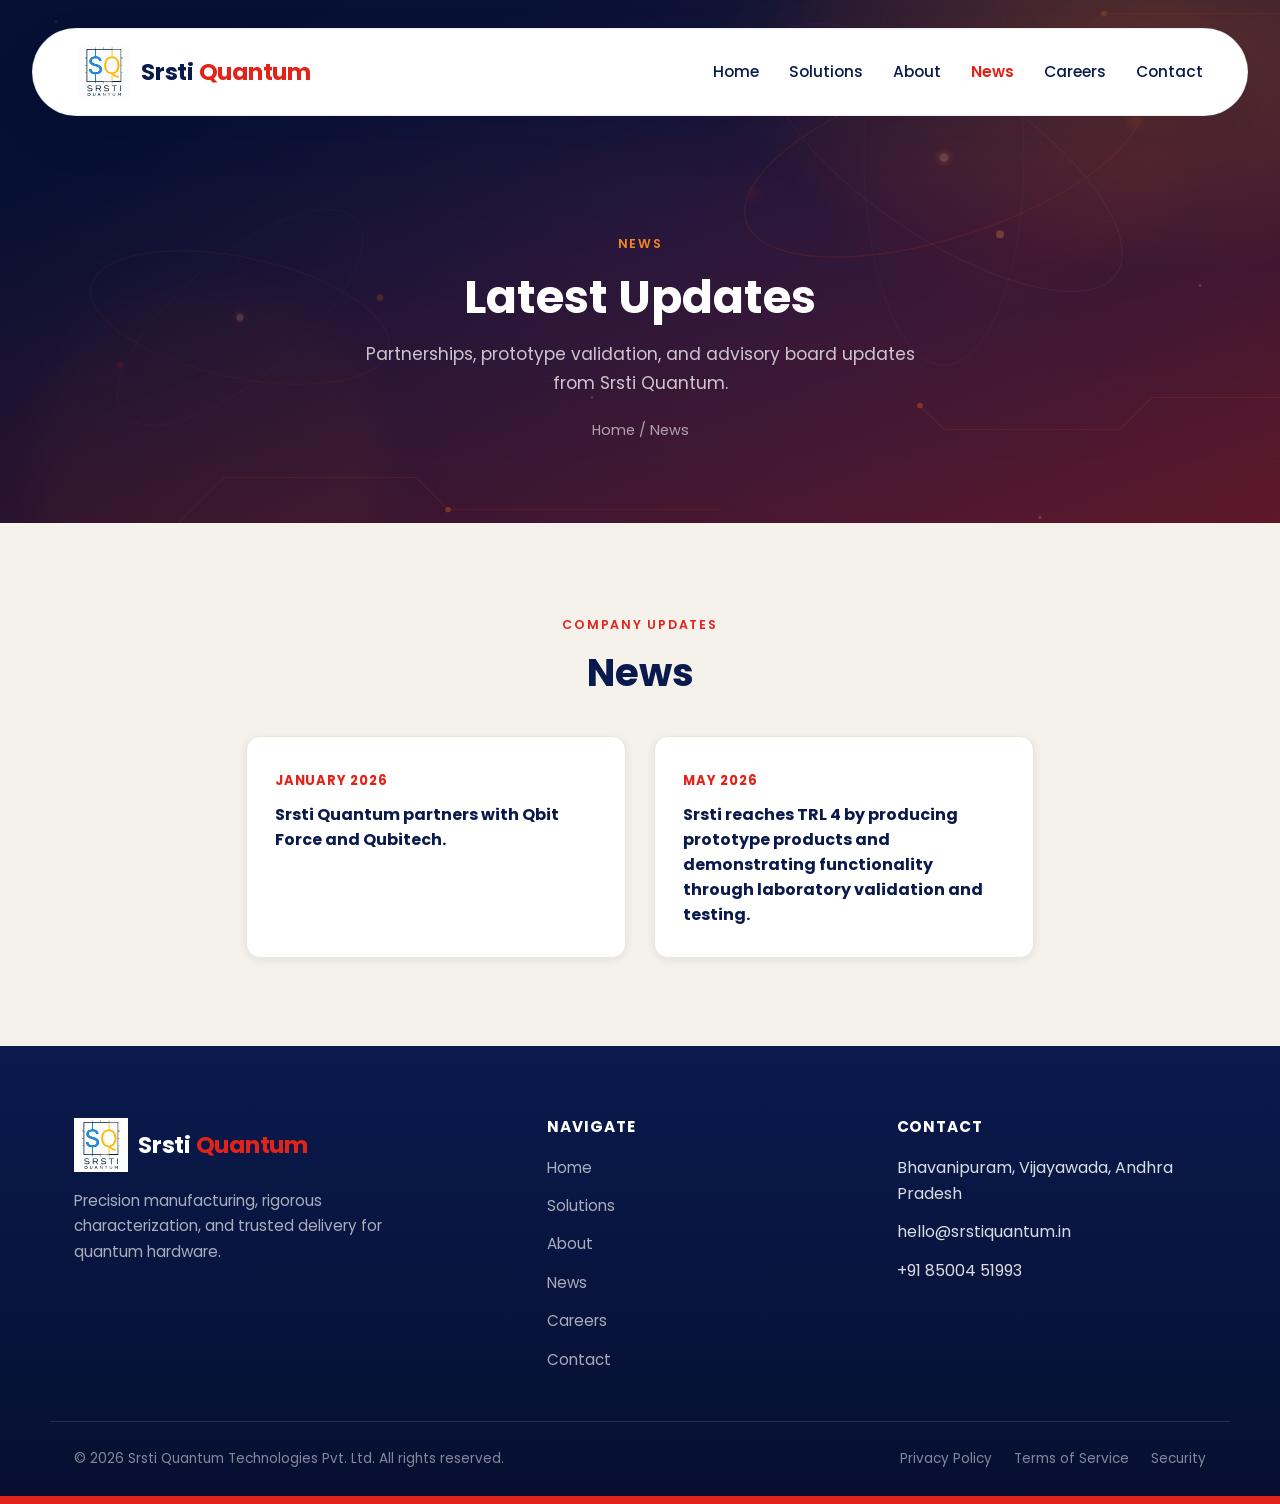
<file: news.html>
<!DOCTYPE html>
<html lang="en">
<head>
<meta charset="UTF-8">
<meta name="viewport" content="width=device-width, initial-scale=1.0">
<title>News - Srsti Quantum</title>
<meta name="description" content="Latest updates from Srsti Quantum, including partnerships, TRL 4 prototype validation, and advisory board news.">
<link rel="icon" href="favicon.svg" type="image/svg+xml">
<link rel="alternate icon" href="favicon.ico">
<link rel="apple-touch-icon" href="apple-touch-icon.png">
<link rel="stylesheet" href="css/styles.css">
</head>
<body>

<header class="site-header" id="siteHeader">
  <div class="container header-inner">
    <a href="/" class="logo">
      <img class="logo-mark" src="assets/img/srsti-logo.svg" alt="Srsti Quantum logo">
      <span class="logo-text">Srsti <span>Quantum</span></span>
    </a>
    <nav class="main-nav" id="mainNav">
      <ul>
        <li><a href="/" class="nav-link">Home</a></li>
        <li><a href="/solutions" class="nav-link">Solutions</a></li>
        <li><a href="/about" class="nav-link">About</a></li>
        <li><a href="/news" class="nav-link">News</a></li>
        <li><a href="/careers" class="nav-link">Careers</a></li>
        <li><a href="/contact" class="nav-link">Contact</a></li>
      </ul>
    </nav>
    <button class="hamburger" id="hamburgerBtn" aria-label="Toggle menu" aria-expanded="false" aria-controls="mainNav">
      <span></span><span></span><span></span>
    </button>
  </div>
</header>

<main>
  <section class="page-hero">
    <div class="container">
      <span class="eyebrow">News</span>
      <h1>Latest Updates</h1>
      <p>Partnerships, prototype validation, and advisory board updates from Srsti Quantum.</p>
      <div class="breadcrumb"><a href="/">Home</a> / News</div>
    </div>
  </section>

  <section class="badges-strip">
    <div class="container">
      <div class="section-head center reveal">
        <span class="eyebrow">Company Updates</span>
        <h2>News</h2>
      </div>
      <div class="news-grid reveal">
        <article class="news-card">
          <span>January 2026</span>
          <h3>Srsti Quantum partners with Qbit Force and Qubitech.</h3>
        </article>
        <article class="news-card">
          <span>May 2026</span>
          <h3>Srsti reaches TRL 4 by producing prototype products and demonstrating functionality through laboratory validation and testing.</h3>
        </article>

      </div>
    </div>
  </section>
</main>

<footer class="site-footer">
  <div class="container footer-inner">
    <div class="footer-brand">
      <a href="/" class="logo">
        <img class="logo-mark" src="assets/img/srsti-logo.svg" alt="Srsti Quantum logo">
        <span class="logo-text">Srsti <span>Quantum</span></span>
      </a>
      <p>Precision manufacturing, rigorous characterization, and trusted delivery for quantum hardware.</p>
    </div>
    <div class="footer-col">
      <h4>Navigate</h4>
      <ul>
        <li><a href="/">Home</a></li>
        <li><a href="/solutions">Solutions</a></li>
        <li><a href="/about">About</a></li>
        <li><a href="/news">News</a></li>
        <li><a href="/careers">Careers</a></li>
        <li><a href="/contact">Contact</a></li>
      </ul>
    </div>
    <div class="footer-col">
      <h4>Contact</h4>
      <ul>
        <li>Bhavanipuram, Vijayawada, Andhra Pradesh</li>
        <li>hello@srstiquantum.in</li>
        <li>+91 85004 51993</li>
      </ul>
    </div>
  </div>
  <div class="container footer-legal">
    <p>© 2026 Srsti Quantum Technologies Pvt. Ltd. All rights reserved.</p>
    <div class="footer-legal-links">
      <a href="/privacy-policy">Privacy Policy</a>
      <a href="/terms-of-service">Terms of Service</a>
      <a href="/security">Security</a>
    </div>
  </div>
  <div class="footer-pattern" aria-hidden="true"></div>
</footer>

<script src="js/main.js"></script>
</body>
</html>
</file>
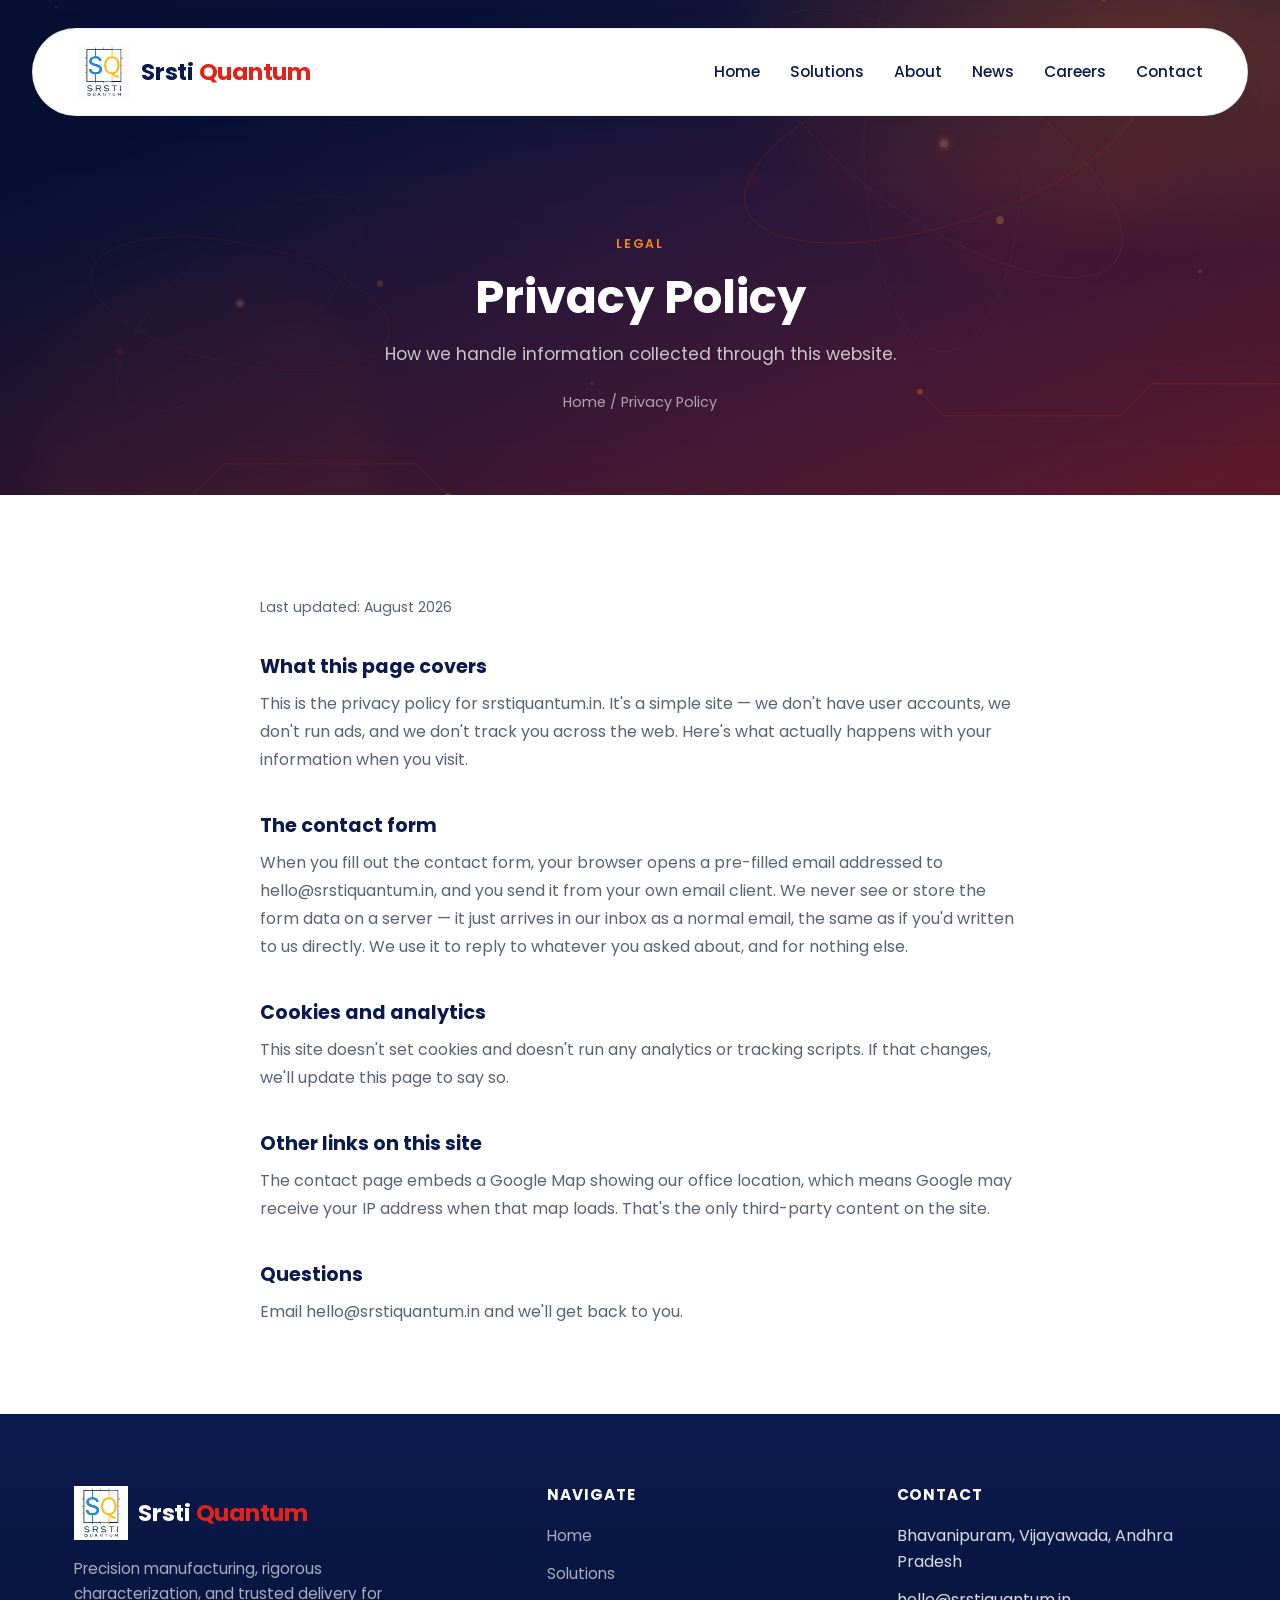
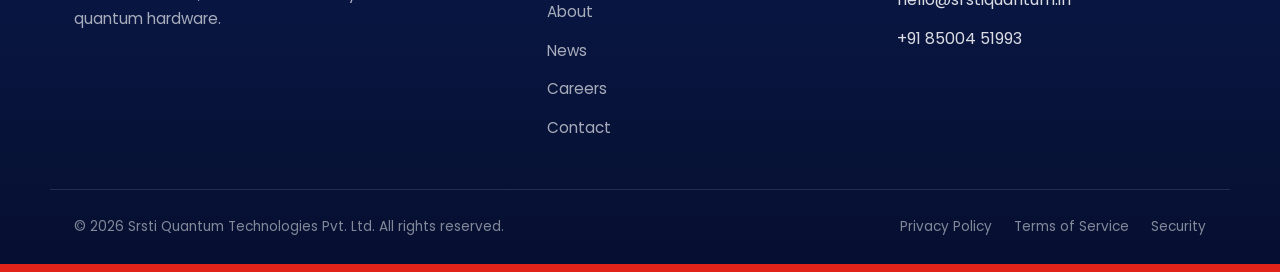
<file: privacy-policy.html>
<!DOCTYPE html>
<html lang="en">
<head>
<meta charset="UTF-8">
<meta name="viewport" content="width=device-width, initial-scale=1.0">
<title>Privacy Policy - Srsti Quantum</title>
<meta name="description" content="How Srsti Quantum handles information collected through srstiquantum.in.">
<link rel="icon" href="favicon.svg" type="image/svg+xml">
<link rel="alternate icon" href="favicon.ico">
<link rel="apple-touch-icon" href="apple-touch-icon.png">
<link rel="stylesheet" href="css/styles.css">
</head>
<body>

<header class="site-header" id="siteHeader">
  <div class="container header-inner">
    <a href="/" class="logo">
      <img class="logo-mark" src="assets/img/srsti-logo.svg" alt="Srsti Quantum logo">
      <span class="logo-text">Srsti <span>Quantum</span></span>
    </a>
    <nav class="main-nav" id="mainNav">
      <ul>
        <li><a href="/" class="nav-link">Home</a></li>
        <li><a href="/solutions" class="nav-link">Solutions</a></li>
        <li><a href="/about" class="nav-link">About</a></li>
        <li><a href="/news" class="nav-link">News</a></li>
        <li><a href="/careers" class="nav-link">Careers</a></li>
        <li><a href="/contact" class="nav-link">Contact</a></li>
      </ul>
    </nav>
    <button class="hamburger" id="hamburgerBtn" aria-label="Toggle menu" aria-expanded="false" aria-controls="mainNav">
      <span></span><span></span><span></span>
    </button>
  </div>
</header>

<main>

  <section class="page-hero">
    <div class="container">
      <span class="eyebrow">Legal</span>
      <h1>Privacy Policy</h1>
      <p>How we handle information collected through this website.</p>
      <div class="breadcrumb"><a href="/">Home</a> / Privacy Policy</div>
    </div>
  </section>

  <section>
    <div class="container">
      <div class="legal-content reveal">
        <p class="legal-updated">Last updated: August 2026</p>

        <h2>What this page covers</h2>
        <p>This is the privacy policy for srstiquantum.in. It's a simple site &mdash; we don't have user accounts, we don't run ads, and we don't track you across the web. Here's what actually happens with your information when you visit.</p>

        <h2>The contact form</h2>
        <p>When you fill out the contact form, your browser opens a pre-filled email addressed to hello@srstiquantum.in, and you send it from your own email client. We never see or store the form data on a server &mdash; it just arrives in our inbox as a normal email, the same as if you'd written to us directly. We use it to reply to whatever you asked about, and for nothing else.</p>

        <h2>Cookies and analytics</h2>
        <p>This site doesn't set cookies and doesn't run any analytics or tracking scripts. If that changes, we'll update this page to say so.</p>

        <h2>Other links on this site</h2>
        <p>The contact page embeds a Google Map showing our office location, which means Google may receive your IP address when that map loads. That's the only third-party content on the site.</p>

        <h2>Questions</h2>
        <p>Email hello@srstiquantum.in and we'll get back to you.</p>
      </div>
    </div>
  </section>

</main>

<footer class="site-footer">
  <div class="container footer-inner">
    <div class="footer-brand">
      <a href="/" class="logo">
        <img class="logo-mark" src="assets/img/srsti-logo.svg" alt="Srsti Quantum logo">
        <span class="logo-text">Srsti <span>Quantum</span></span>
      </a>
      <p>Precision manufacturing, rigorous characterization, and trusted delivery for quantum hardware.</p>
    </div>
    <div class="footer-col">
      <h4>Navigate</h4>
      <ul>
        <li><a href="/">Home</a></li>
        <li><a href="/solutions">Solutions</a></li>
        <li><a href="/about">About</a></li>
        <li><a href="/news">News</a></li>
        <li><a href="/careers">Careers</a></li>
        <li><a href="/contact">Contact</a></li>
      </ul>
    </div>
    <div class="footer-col">
      <h4>Contact</h4>
      <ul>
        <li>Bhavanipuram, Vijayawada, Andhra Pradesh</li>
        <li>hello@srstiquantum.in</li>
        <li>+91 85004 51993</li>
      </ul>
    </div>
  </div>
  <div class="container footer-legal">
    <p>© 2026 Srsti Quantum Technologies Pvt. Ltd. All rights reserved.</p>
    <div class="footer-legal-links">
      <a href="/privacy-policy">Privacy Policy</a>
      <a href="/terms-of-service">Terms of Service</a>
      <a href="/security">Security</a>
    </div>
  </div>
  <div class="footer-pattern" aria-hidden="true"></div>
</footer>

<script src="js/main.js"></script>
</body>
</html>
</file>
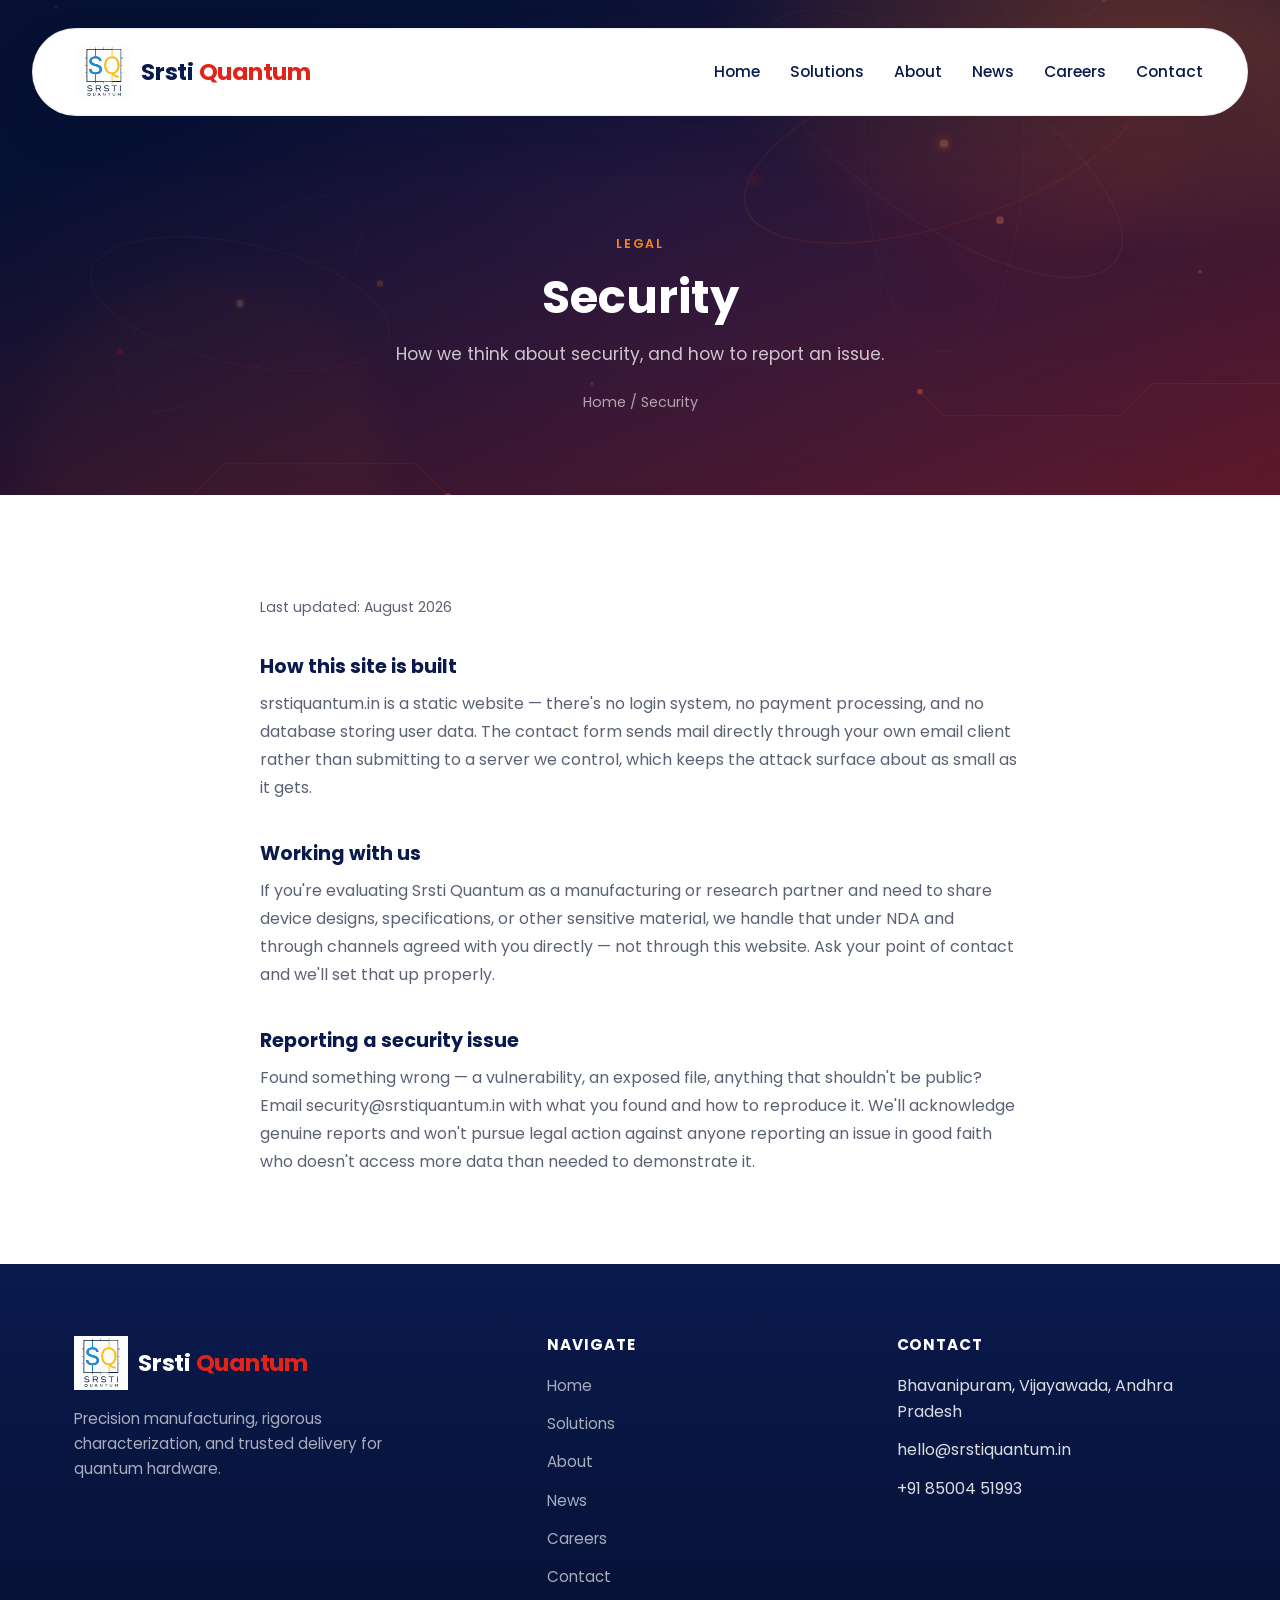
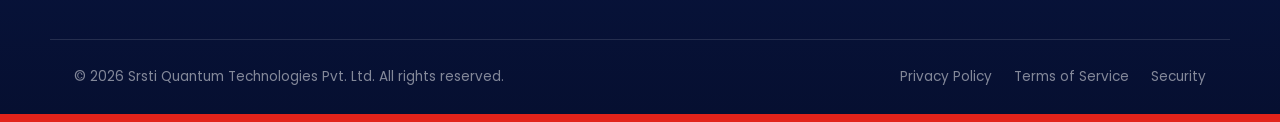
<file: security.html>
<!DOCTYPE html>
<html lang="en">
<head>
<meta charset="UTF-8">
<meta name="viewport" content="width=device-width, initial-scale=1.0">
<title>Security - Srsti Quantum</title>
<meta name="description" content="How Srsti Quantum approaches website security and responsible disclosure.">
<link rel="icon" href="favicon.svg" type="image/svg+xml">
<link rel="alternate icon" href="favicon.ico">
<link rel="apple-touch-icon" href="apple-touch-icon.png">
<link rel="stylesheet" href="css/styles.css">
</head>
<body>

<header class="site-header" id="siteHeader">
  <div class="container header-inner">
    <a href="/" class="logo">
      <img class="logo-mark" src="assets/img/srsti-logo.svg" alt="Srsti Quantum logo">
      <span class="logo-text">Srsti <span>Quantum</span></span>
    </a>
    <nav class="main-nav" id="mainNav">
      <ul>
        <li><a href="/" class="nav-link">Home</a></li>
        <li><a href="/solutions" class="nav-link">Solutions</a></li>
        <li><a href="/about" class="nav-link">About</a></li>
        <li><a href="/news" class="nav-link">News</a></li>
        <li><a href="/careers" class="nav-link">Careers</a></li>
        <li><a href="/contact" class="nav-link">Contact</a></li>
      </ul>
    </nav>
    <button class="hamburger" id="hamburgerBtn" aria-label="Toggle menu" aria-expanded="false" aria-controls="mainNav">
      <span></span><span></span><span></span>
    </button>
  </div>
</header>

<main>

  <section class="page-hero">
    <div class="container">
      <span class="eyebrow">Legal</span>
      <h1>Security</h1>
      <p>How we think about security, and how to report an issue.</p>
      <div class="breadcrumb"><a href="/">Home</a> / Security</div>
    </div>
  </section>

  <section>
    <div class="container">
      <div class="legal-content reveal">
        <p class="legal-updated">Last updated: August 2026</p>

        <h2>How this site is built</h2>
        <p>srstiquantum.in is a static website &mdash; there's no login system, no payment processing, and no database storing user data. The contact form sends mail directly through your own email client rather than submitting to a server we control, which keeps the attack surface about as small as it gets.</p>

        <h2>Working with us</h2>
        <p>If you're evaluating Srsti Quantum as a manufacturing or research partner and need to share device designs, specifications, or other sensitive material, we handle that under NDA and through channels agreed with you directly &mdash; not through this website. Ask your point of contact and we'll set that up properly.</p>

        <h2>Reporting a security issue</h2>
        <p>Found something wrong &mdash; a vulnerability, an exposed file, anything that shouldn't be public? Email security@srstiquantum.in with what you found and how to reproduce it. We'll acknowledge genuine reports and won't pursue legal action against anyone reporting an issue in good faith who doesn't access more data than needed to demonstrate it.</p>
      </div>
    </div>
  </section>

</main>

<footer class="site-footer">
  <div class="container footer-inner">
    <div class="footer-brand">
      <a href="/" class="logo">
        <img class="logo-mark" src="assets/img/srsti-logo.svg" alt="Srsti Quantum logo">
        <span class="logo-text">Srsti <span>Quantum</span></span>
      </a>
      <p>Precision manufacturing, rigorous characterization, and trusted delivery for quantum hardware.</p>
    </div>
    <div class="footer-col">
      <h4>Navigate</h4>
      <ul>
        <li><a href="/">Home</a></li>
        <li><a href="/solutions">Solutions</a></li>
        <li><a href="/about">About</a></li>
        <li><a href="/news">News</a></li>
        <li><a href="/careers">Careers</a></li>
        <li><a href="/contact">Contact</a></li>
      </ul>
    </div>
    <div class="footer-col">
      <h4>Contact</h4>
      <ul>
        <li>Bhavanipuram, Vijayawada, Andhra Pradesh</li>
        <li>hello@srstiquantum.in</li>
        <li>+91 85004 51993</li>
      </ul>
    </div>
  </div>
  <div class="container footer-legal">
    <p>© 2026 Srsti Quantum Technologies Pvt. Ltd. All rights reserved.</p>
    <div class="footer-legal-links">
      <a href="/privacy-policy">Privacy Policy</a>
      <a href="/terms-of-service">Terms of Service</a>
      <a href="/security">Security</a>
    </div>
  </div>
  <div class="footer-pattern" aria-hidden="true"></div>
</footer>

<script src="js/main.js"></script>
</body>
</html>
</file>
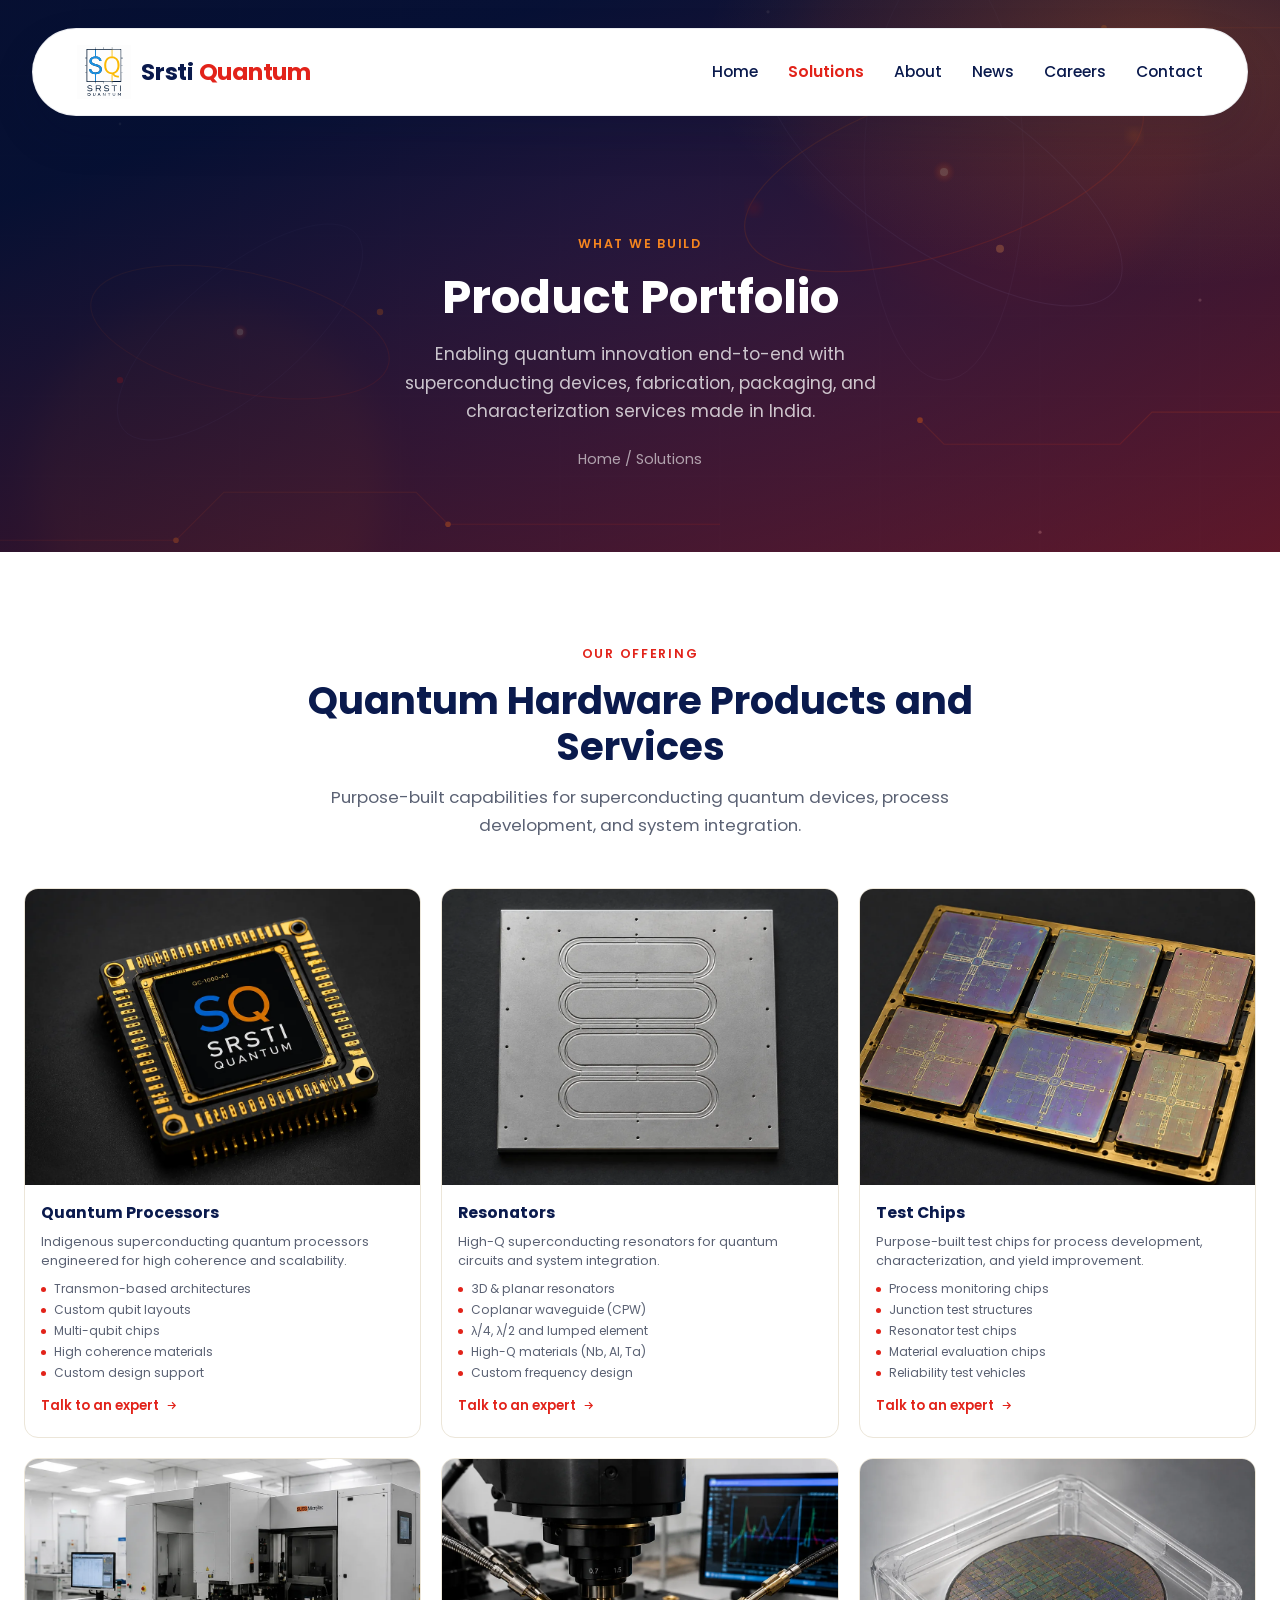
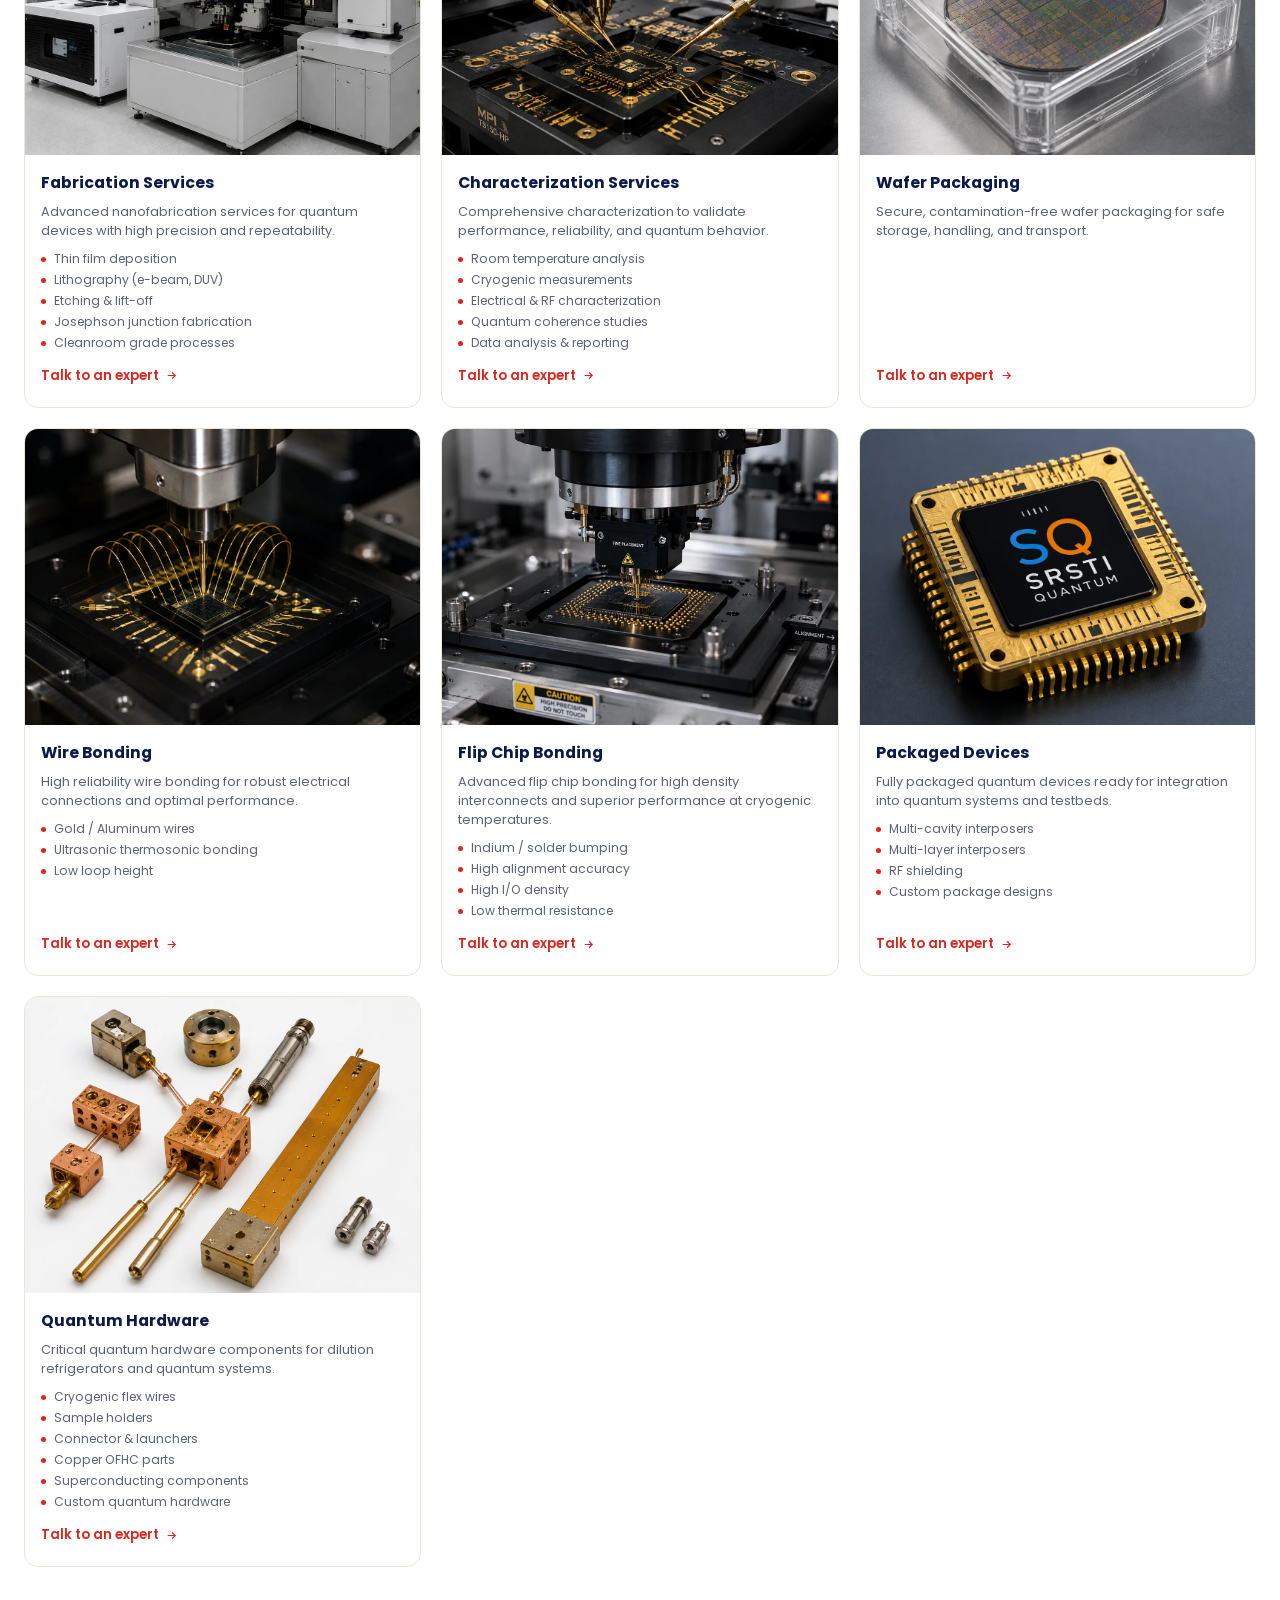
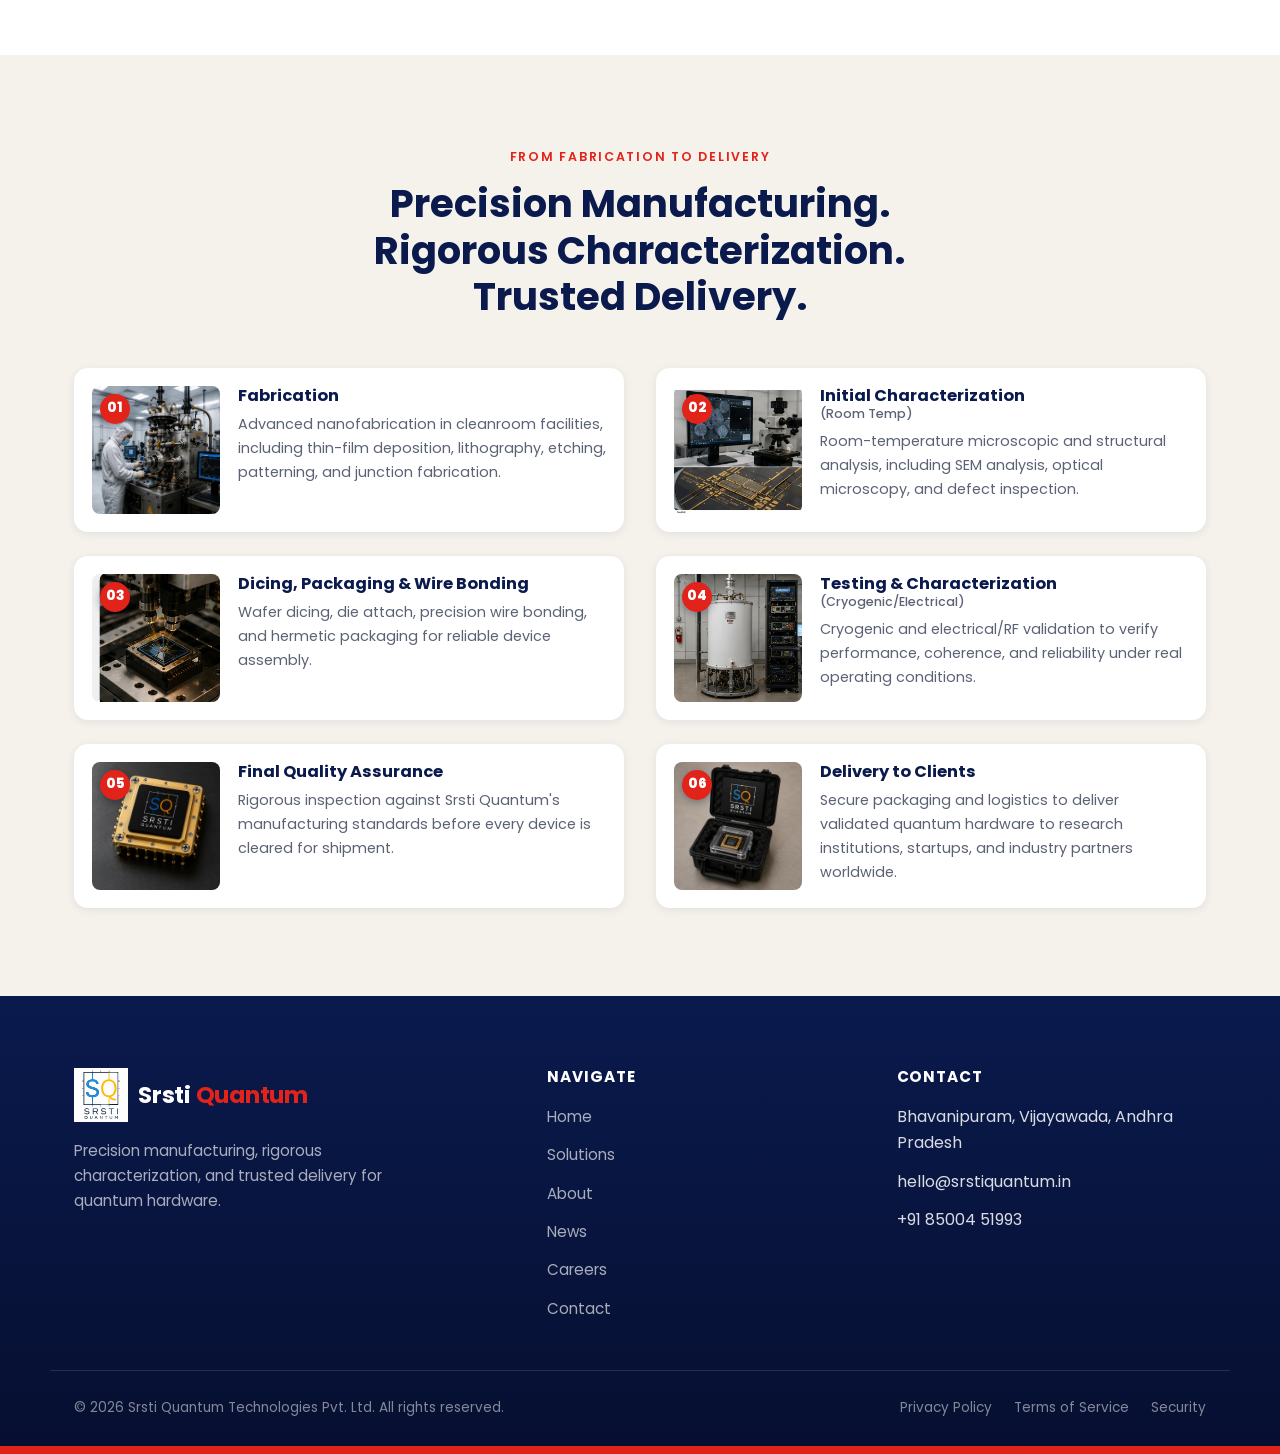
<file: solutions.html>
﻿<!DOCTYPE html>
<html lang="en">
<head>
<meta charset="UTF-8">
<meta name="viewport" content="width=device-width, initial-scale=1.0">
<title>Solutions - Srsti Quantum</title>
<meta name="description" content="Quantum processors, resonators, test chips, fabrication services, characterization services, packaging, wire bonding, and quantum hardware from Srsti Quantum.">
<link rel="icon" href="favicon.svg" type="image/svg+xml">
<link rel="alternate icon" href="favicon.ico">
<link rel="apple-touch-icon" href="apple-touch-icon.png">
<link rel="stylesheet" href="css/styles.css">
</head>
<body>

<header class="site-header" id="siteHeader">
  <div class="container header-inner">
    <a href="/" class="logo">
      <img class="logo-mark" src="assets/img/srsti-logo.svg" alt="Srsti Quantum logo">
      <span class="logo-text">Srsti <span>Quantum</span></span>
    </a>
    <nav class="main-nav" id="mainNav">
      <ul>
        <li><a href="/" class="nav-link">Home</a></li>
        <li><a href="/solutions" class="nav-link">Solutions</a></li>
        <li><a href="/about" class="nav-link">About</a></li>
        <li><a href="/news" class="nav-link">News</a></li>
        <li><a href="/careers" class="nav-link">Careers</a></li>
        <li><a href="/contact" class="nav-link">Contact</a></li>
      </ul>
    </nav>
    <button class="hamburger" id="hamburgerBtn" aria-label="Toggle menu" aria-expanded="false" aria-controls="mainNav">
      <span></span><span></span><span></span>
    </button>
  </div>
</header>

<main>

  <section class="page-hero">
    <div class="container">
      <span class="eyebrow">What We Build</span>
      <h1>Product Portfolio</h1>
      <p>Enabling quantum innovation end-to-end with superconducting devices, fabrication, packaging, and characterization services made in India.</p>
      <div class="breadcrumb"><a href="/">Home</a> / Solutions</div>
    </div>
  </section>

  <!-- SERVICE TILES -->
  <section>
    <div class="container container-wide">
      <div class="section-head center reveal">
        <span class="eyebrow">Our Offering</span>
        <h2>Quantum Hardware Products and Services</h2>
        <p>Purpose-built capabilities for superconducting quantum devices, process development, and system integration.</p>
      </div>
      <div class="service-grid">

        <div class="service-tile reveal">
          <div class="service-img">
            <picture><source srcset="assets/img/products/qunatum%20processor.webp" type="image/webp"><img src="assets/img/products/qunatum%20processor.jpg" alt="Quantum processor"></picture>
          </div>
          <div class="service-body">
            <h3>Quantum Processors</h3>
            <p>Indigenous superconducting quantum processors engineered for high coherence and scalability.</p>
            <ul class="service-list">
              <li>Transmon-based architectures</li>
              <li>Custom qubit layouts</li>
              <li>Multi-qubit chips</li>
              <li>High coherence materials</li>
              <li>Custom design support</li>
            </ul>
            <a href="/contact" class="tile-link">Talk to an expert <svg viewBox="0 0 24 24" fill="none" stroke="currentColor" stroke-width="2"><path d="M5 12h14M13 6l6 6-6 6"/></svg></a>
          </div>
        </div>

        <div class="service-tile reveal">
          <div class="service-img">
            <picture><source srcset="assets/img/products/resonators.webp" type="image/webp"><img src="assets/img/products/resonators.jpg" alt="Microwave resonator"></picture>
          </div>
          <div class="service-body">
            <h3>Resonators</h3>
            <p>High-Q superconducting resonators for quantum circuits and system integration.</p>
            <ul class="service-list">
              <li>3D &amp; planar resonators</li>
              <li>Coplanar waveguide (CPW)</li>
              <li>&lambda;/4, &lambda;/2 and lumped element</li>
              <li>High-Q materials (Nb, Al, Ta)</li>
              <li>Custom frequency design</li>
            </ul>
            <a href="/contact" class="tile-link">Talk to an expert <svg viewBox="0 0 24 24" fill="none" stroke="currentColor" stroke-width="2"><path d="M5 12h14M13 6l6 6-6 6"/></svg></a>
          </div>
        </div>

        <div class="service-tile reveal">
          <div class="service-img">
            <picture><source srcset="assets/img/products/test%20chips.webp" type="image/webp"><img src="assets/img/products/test%20chips.jpg" alt="Test chips"></picture>
          </div>
          <div class="service-body">
            <h3>Test Chips</h3>
            <p>Purpose-built test chips for process development, characterization, and yield improvement.</p>
            <ul class="service-list">
              <li>Process monitoring chips</li>
              <li>Junction test structures</li>
              <li>Resonator test chips</li>
              <li>Material evaluation chips</li>
              <li>Reliability test vehicles</li>
            </ul>
            <a href="/contact" class="tile-link">Talk to an expert <svg viewBox="0 0 24 24" fill="none" stroke="currentColor" stroke-width="2"><path d="M5 12h14M13 6l6 6-6 6"/></svg></a>
          </div>
        </div>

        <div class="service-tile reveal">
          <div class="service-img">
            <picture><source srcset="assets/img/products/Fabrication%20services.webp" type="image/webp"><img src="assets/img/products/Fabrication%20services.jpg" alt="Fabrication services"></picture>
          </div>
          <div class="service-body">
            <h3>Fabrication Services</h3>
            <p>Advanced nanofabrication services for quantum devices with high precision and repeatability.</p>
            <ul class="service-list">
              <li>Thin film deposition</li>
              <li>Lithography (e-beam, DUV)</li>
              <li>Etching &amp; lift-off</li>
              <li>Josephson junction fabrication</li>
              <li>Cleanroom grade processes</li>
            </ul>
            <a href="/contact" class="tile-link">Talk to an expert <svg viewBox="0 0 24 24" fill="none" stroke="currentColor" stroke-width="2"><path d="M5 12h14M13 6l6 6-6 6"/></svg></a>
          </div>
        </div>

        <div class="service-tile reveal">
          <div class="service-img">
            <picture><source srcset="assets/img/products/Characterization%20Services.webp" type="image/webp"><img src="assets/img/products/Characterization%20Services.jpg" alt="Characterization services"></picture>
          </div>
          <div class="service-body">
            <h3>Characterization Services</h3>
            <p>Comprehensive characterization to validate performance, reliability, and quantum behavior.</p>
            <ul class="service-list">
              <li>Room temperature analysis</li>
              <li>Cryogenic measurements</li>
              <li>Electrical &amp; RF characterization</li>
              <li>Quantum coherence studies</li>
              <li>Data analysis &amp; reporting</li>
            </ul>
            <a href="/contact" class="tile-link">Talk to an expert <svg viewBox="0 0 24 24" fill="none" stroke="currentColor" stroke-width="2"><path d="M5 12h14M13 6l6 6-6 6"/></svg></a>
          </div>
        </div>

        <div class="service-tile reveal">
          <div class="service-img">
            <picture><source srcset="assets/img/products/Wafer%20Packaging.webp" type="image/webp"><img src="assets/img/products/Wafer%20Packaging.jpg" alt="Wafer packaging" loading="lazy" decoding="async"></picture>
          </div>
          <div class="service-body">
            <h3>Wafer Packaging</h3>
            <p>Secure, contamination-free wafer packaging for safe storage, handling, and transport.</p>
            <a href="/contact" class="tile-link">Talk to an expert <svg viewBox="0 0 24 24" fill="none" stroke="currentColor" stroke-width="2"><path d="M5 12h14M13 6l6 6-6 6"/></svg></a>
          </div>
        </div>

        <div class="service-tile reveal">
          <div class="service-img">
            <picture><source srcset="assets/img/products/Wire%20Bonding.webp" type="image/webp"><img src="assets/img/products/Wire%20Bonding.jpg" alt="Wire bonding" loading="lazy" decoding="async"></picture>
          </div>
          <div class="service-body">
            <h3>Wire Bonding</h3>
            <p>High reliability wire bonding for robust electrical connections and optimal performance.</p>
            <ul class="service-list">
              <li>Gold / Aluminum wires</li>
              <li>Ultrasonic thermosonic bonding</li>
              <li>Low loop height</li>
            </ul>
            <a href="/contact" class="tile-link">Talk to an expert <svg viewBox="0 0 24 24" fill="none" stroke="currentColor" stroke-width="2"><path d="M5 12h14M13 6l6 6-6 6"/></svg></a>
          </div>
        </div>

        <div class="service-tile reveal">
          <div class="service-img">
            <picture><source srcset="assets/img/products/Flip%20Chip%20Bonding.webp" type="image/webp"><img src="assets/img/products/Flip%20Chip%20Bonding.jpg" alt="Flip chip bonding" loading="lazy" decoding="async"></picture>
          </div>
          <div class="service-body">
            <h3>Flip Chip Bonding</h3>
            <p>Advanced flip chip bonding for high density interconnects and superior performance at cryogenic temperatures.</p>
            <ul class="service-list">
              <li>Indium / solder bumping</li>
              <li>High alignment accuracy</li>
              <li>High I/O density</li>
              <li>Low thermal resistance</li>
            </ul>
            <a href="/contact" class="tile-link">Talk to an expert <svg viewBox="0 0 24 24" fill="none" stroke="currentColor" stroke-width="2"><path d="M5 12h14M13 6l6 6-6 6"/></svg></a>
          </div>
        </div>

        <div class="service-tile reveal">
          <div class="service-img">
            <picture><source srcset="assets/img/products/Packaged%20Devices.webp" type="image/webp"><img src="assets/img/products/Packaged%20Devices.jpg" alt="Packaged quantum device" loading="lazy" decoding="async"></picture>
          </div>
          <div class="service-body">
            <h3>Packaged Devices</h3>
            <p>Fully packaged quantum devices ready for integration into quantum systems and testbeds.</p>
            <ul class="service-list">
              <li>Multi-cavity interposers</li>
              <li>Multi-layer interposers</li>
              <li>RF shielding</li>
              <li>Custom package designs</li>
            </ul>
            <a href="/contact" class="tile-link">Talk to an expert <svg viewBox="0 0 24 24" fill="none" stroke="currentColor" stroke-width="2"><path d="M5 12h14M13 6l6 6-6 6"/></svg></a>
          </div>
        </div>

        <div class="service-tile reveal">
          <div class="service-img">
            <picture><source srcset="assets/img/products/Quantum%20Hardware.webp" type="image/webp"><img src="assets/img/products/Quantum%20Hardware.jpg" alt="Quantum hardware components" loading="lazy" decoding="async"></picture>
          </div>
          <div class="service-body">
            <h3>Quantum Hardware</h3>
            <p>Critical quantum hardware components for dilution refrigerators and quantum systems.</p>
            <ul class="service-list">
              <li>Cryogenic flex wires</li>
              <li>Sample holders</li>
              <li>Connector &amp; launchers</li>
              <li>Copper OFHC parts</li>
              <li>Superconducting components</li>
              <li>Custom quantum hardware</li>
            </ul>
            <a href="/contact" class="tile-link">Talk to an expert <svg viewBox="0 0 24 24" fill="none" stroke="currentColor" stroke-width="2"><path d="M5 12h14M13 6l6 6-6 6"/></svg></a>
          </div>
        </div>

      </div>
    </div>
  </section>

  <!-- PROCESS -->
  <section class="process-section">
    <div class="container">
      <div class="section-head center reveal">
        <span class="eyebrow">From Fabrication to Delivery</span>
        <h2>Precision Manufacturing. Rigorous Characterization. Trusted Delivery.</h2>
      </div>
      <div class="process-grid">
        <div class="process-step reveal">
          <div class="process-img"><picture><source srcset="assets/img/process/1_Fabrication_1.webp" type="image/webp"><img src="assets/img/process/1_Fabrication_1.jpg" alt="Fabrication" loading="lazy" decoding="async"></picture><span class="step-num">01</span></div>
          <div class="process-body">
          <h4>Fabrication</h4>
          <p>Advanced nanofabrication in cleanroom facilities, including thin-film deposition, lithography, etching, patterning, and junction fabrication.</p>
          </div>
        </div>
        <div class="process-step reveal">
          <div class="process-img"><picture><source srcset="assets/img/process/2%20initial%20characterization.webp" type="image/webp"><img src="assets/img/process/2%20initial%20characterization.jpg" alt="Initial characterization at room temperature" loading="lazy" decoding="async"></picture><span class="step-num">02</span></div>
          <div class="process-body">
          <h4>Initial Characterization <span class="step-sub">(Room Temp)</span></h4>
          <p>Room-temperature microscopic and structural analysis, including SEM analysis, optical microscopy, and defect inspection.</p>
          </div>
        </div>
        <div class="process-step reveal">
          <div class="process-img"><picture><source srcset="assets/img/process/3%20dicing%20packaging%20wire%20bonding.webp" type="image/webp"><img src="assets/img/process/3%20dicing%20packaging%20wire%20bonding.jpg" alt="Dicing, packaging and wire bonding" loading="lazy" decoding="async"></picture><span class="step-num">03</span></div>
          <div class="process-body">
          <h4>Dicing, Packaging &amp; Wire Bonding</h4>
          <p>Wafer dicing, die attach, precision wire bonding, and hermetic packaging for reliable device assembly.</p>
          </div>
        </div>
        <div class="process-step reveal">
          <div class="process-img"><picture><source srcset="assets/img/process/4%20testing%20characterization.webp" type="image/webp"><img src="assets/img/process/4%20testing%20characterization.jpg" alt="Testing and characterization" loading="lazy" decoding="async"></picture><span class="step-num">04</span></div>
          <div class="process-body">
          <h4>Testing &amp; Characterization <span class="step-sub">(Cryogenic/Electrical)</span></h4>
          <p>Cryogenic and electrical/RF validation to verify performance, coherence, and reliability under real operating conditions.</p>
          </div>
        </div>
        <div class="process-step reveal">
          <div class="process-img"><picture><source srcset="assets/img/process/5%20final%20quality%20assurance.webp" type="image/webp"><img src="assets/img/process/5%20final%20quality%20assurance.jpg" alt="Final quality assurance" loading="lazy" decoding="async"></picture><span class="step-num">05</span></div>
          <div class="process-body">
          <h4>Final Quality Assurance</h4>
          <p>Rigorous inspection against Srsti Quantum's manufacturing standards before every device is cleared for shipment.</p>
          </div>
        </div>
        <div class="process-step reveal">
          <div class="process-img"><picture><source srcset="assets/img/process/6%20delivery%20to%20clients.webp" type="image/webp"><img src="assets/img/process/6%20delivery%20to%20clients.jpg" alt="Delivery to clients" loading="lazy" decoding="async"></picture><span class="step-num">06</span></div>
          <div class="process-body">
          <h4>Delivery to Clients</h4>
          <p>Secure packaging and logistics to deliver validated quantum hardware to research institutions, startups, and industry partners worldwide.</p>
          </div>
        </div>
      </div>
    </div>
  </section>

</main>

<footer class="site-footer">
  <div class="container footer-inner">
    <div class="footer-brand">
      <a href="/" class="logo">
        <img class="logo-mark" src="assets/img/srsti-logo.svg" alt="Srsti Quantum logo">
        <span class="logo-text">Srsti <span>Quantum</span></span>
      </a>
      <p>Precision manufacturing, rigorous characterization, and trusted delivery for quantum hardware.</p>
    </div>
    <div class="footer-col">
      <h4>Navigate</h4>
      <ul>
        <li><a href="/">Home</a></li>
        <li><a href="/solutions">Solutions</a></li>
        <li><a href="/about">About</a></li>
        <li><a href="/news">News</a></li>
        <li><a href="/careers">Careers</a></li>
        <li><a href="/contact">Contact</a></li>
      </ul>
    </div>
    <div class="footer-col">
      <h4>Contact</h4>
      <ul>
        <li>Bhavanipuram, Vijayawada, Andhra Pradesh</li>
        <li>hello@srstiquantum.in</li>
        <li>+91 85004 51993</li>
      </ul>
    </div>
  </div>
  <div class="container footer-legal">
    <p>© 2026 Srsti Quantum Technologies Pvt. Ltd. All rights reserved.</p>
    <div class="footer-legal-links">
      <a href="/privacy-policy">Privacy Policy</a>
      <a href="/terms-of-service">Terms of Service</a>
      <a href="/security">Security</a>
    </div>
  </div>
  <div class="footer-pattern" aria-hidden="true"></div>
</footer>

<script src="js/main.js"></script>
</body>
</html>
</file>
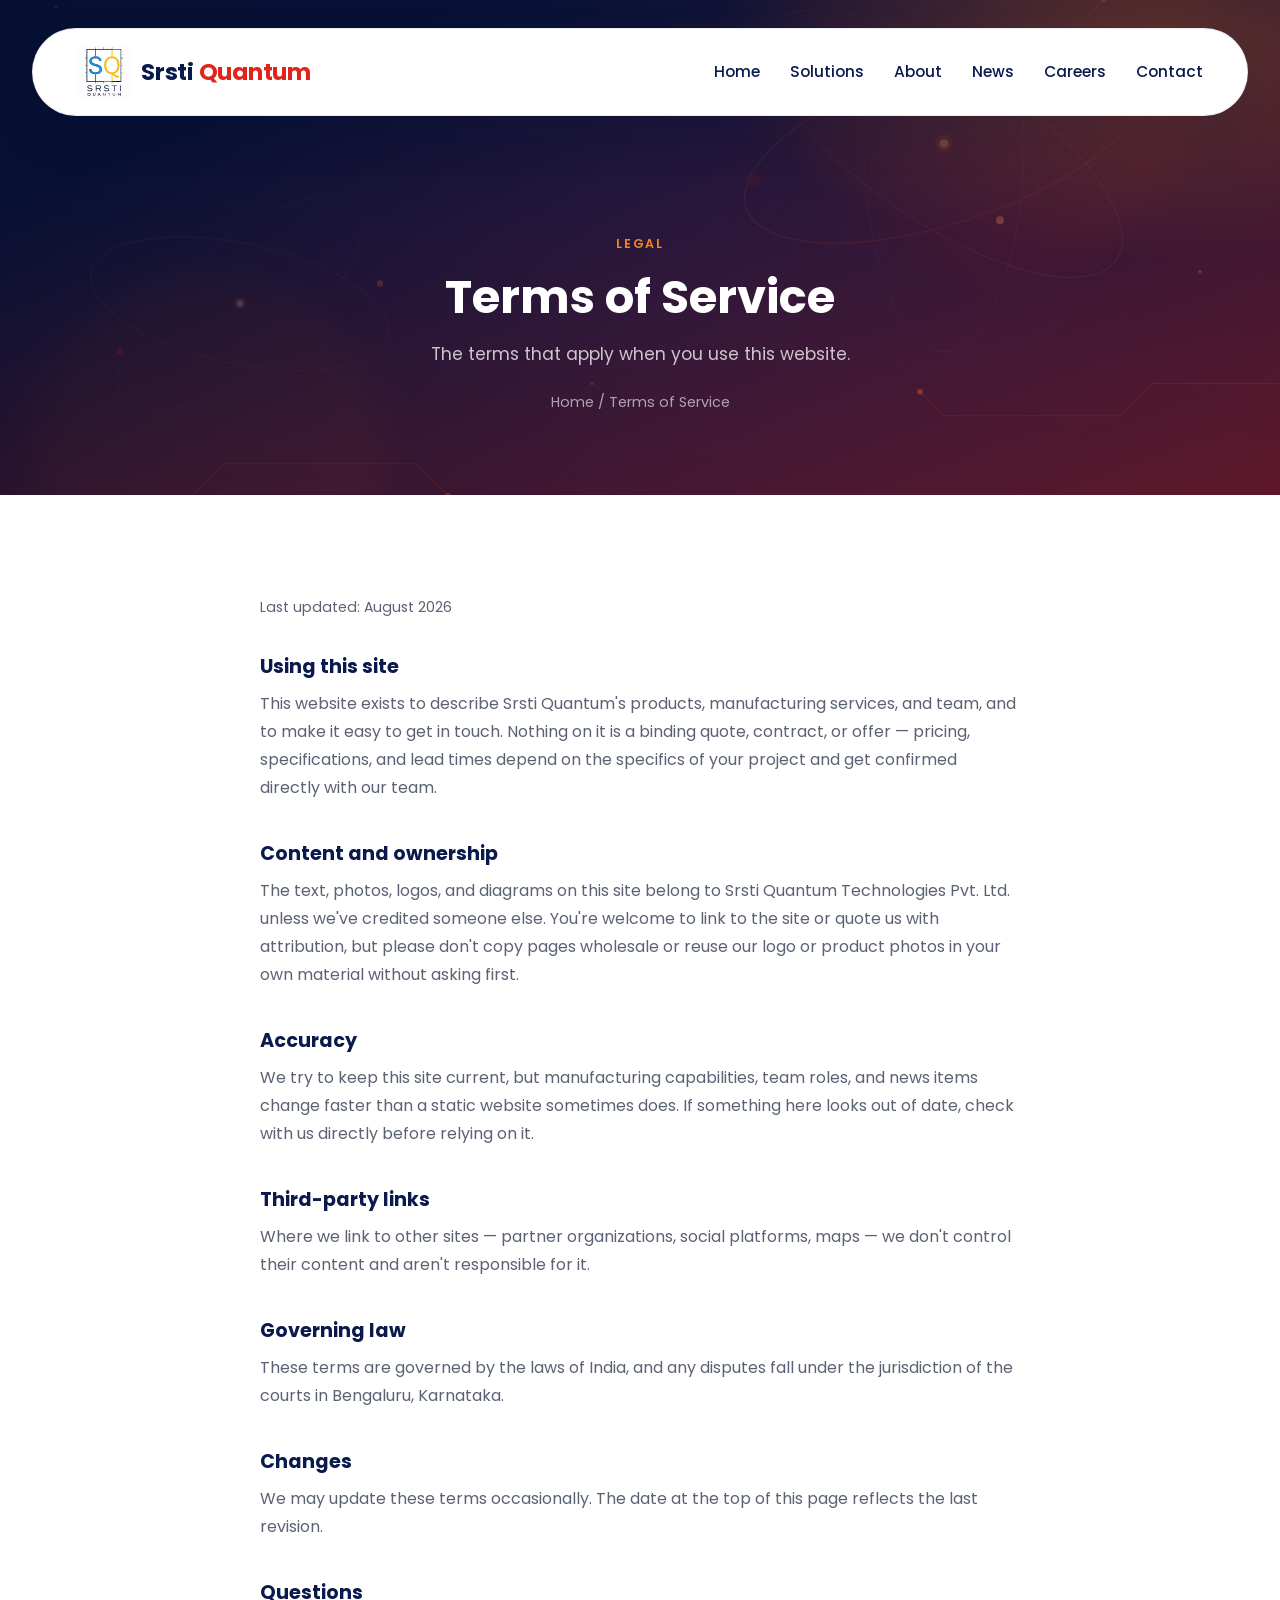
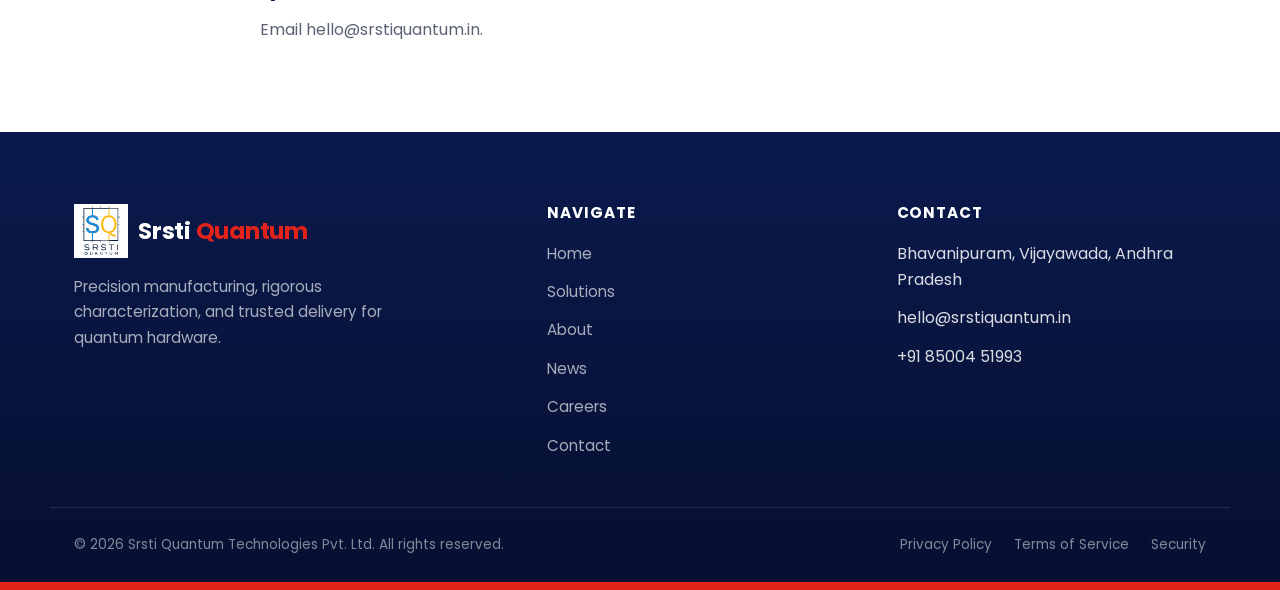
<file: terms-of-service.html>
<!DOCTYPE html>
<html lang="en">
<head>
<meta charset="UTF-8">
<meta name="viewport" content="width=device-width, initial-scale=1.0">
<title>Terms of Service - Srsti Quantum</title>
<meta name="description" content="Terms of use for srstiquantum.in.">
<link rel="icon" href="favicon.svg" type="image/svg+xml">
<link rel="alternate icon" href="favicon.ico">
<link rel="apple-touch-icon" href="apple-touch-icon.png">
<link rel="stylesheet" href="css/styles.css">
</head>
<body>

<header class="site-header" id="siteHeader">
  <div class="container header-inner">
    <a href="/" class="logo">
      <img class="logo-mark" src="assets/img/srsti-logo.svg" alt="Srsti Quantum logo">
      <span class="logo-text">Srsti <span>Quantum</span></span>
    </a>
    <nav class="main-nav" id="mainNav">
      <ul>
        <li><a href="/" class="nav-link">Home</a></li>
        <li><a href="/solutions" class="nav-link">Solutions</a></li>
        <li><a href="/about" class="nav-link">About</a></li>
        <li><a href="/news" class="nav-link">News</a></li>
        <li><a href="/careers" class="nav-link">Careers</a></li>
        <li><a href="/contact" class="nav-link">Contact</a></li>
      </ul>
    </nav>
    <button class="hamburger" id="hamburgerBtn" aria-label="Toggle menu" aria-expanded="false" aria-controls="mainNav">
      <span></span><span></span><span></span>
    </button>
  </div>
</header>

<main>

  <section class="page-hero">
    <div class="container">
      <span class="eyebrow">Legal</span>
      <h1>Terms of Service</h1>
      <p>The terms that apply when you use this website.</p>
      <div class="breadcrumb"><a href="/">Home</a> / Terms of Service</div>
    </div>
  </section>

  <section>
    <div class="container">
      <div class="legal-content reveal">
        <p class="legal-updated">Last updated: August 2026</p>

        <h2>Using this site</h2>
        <p>This website exists to describe Srsti Quantum's products, manufacturing services, and team, and to make it easy to get in touch. Nothing on it is a binding quote, contract, or offer &mdash; pricing, specifications, and lead times depend on the specifics of your project and get confirmed directly with our team.</p>

        <h2>Content and ownership</h2>
        <p>The text, photos, logos, and diagrams on this site belong to Srsti Quantum Technologies Pvt. Ltd. unless we've credited someone else. You're welcome to link to the site or quote us with attribution, but please don't copy pages wholesale or reuse our logo or product photos in your own material without asking first.</p>

        <h2>Accuracy</h2>
        <p>We try to keep this site current, but manufacturing capabilities, team roles, and news items change faster than a static website sometimes does. If something here looks out of date, check with us directly before relying on it.</p>

        <h2>Third-party links</h2>
        <p>Where we link to other sites &mdash; partner organizations, social platforms, maps &mdash; we don't control their content and aren't responsible for it.</p>

        <h2>Governing law</h2>
        <p>These terms are governed by the laws of India, and any disputes fall under the jurisdiction of the courts in Bengaluru, Karnataka.</p>

        <h2>Changes</h2>
        <p>We may update these terms occasionally. The date at the top of this page reflects the last revision.</p>

        <h2>Questions</h2>
        <p>Email hello@srstiquantum.in.</p>
      </div>
    </div>
  </section>

</main>

<footer class="site-footer">
  <div class="container footer-inner">
    <div class="footer-brand">
      <a href="/" class="logo">
        <img class="logo-mark" src="assets/img/srsti-logo.svg" alt="Srsti Quantum logo">
        <span class="logo-text">Srsti <span>Quantum</span></span>
      </a>
      <p>Precision manufacturing, rigorous characterization, and trusted delivery for quantum hardware.</p>
    </div>
    <div class="footer-col">
      <h4>Navigate</h4>
      <ul>
        <li><a href="/">Home</a></li>
        <li><a href="/solutions">Solutions</a></li>
        <li><a href="/about">About</a></li>
        <li><a href="/news">News</a></li>
        <li><a href="/careers">Careers</a></li>
        <li><a href="/contact">Contact</a></li>
      </ul>
    </div>
    <div class="footer-col">
      <h4>Contact</h4>
      <ul>
        <li>Bhavanipuram, Vijayawada, Andhra Pradesh</li>
        <li>hello@srstiquantum.in</li>
        <li>+91 85004 51993</li>
      </ul>
    </div>
  </div>
  <div class="container footer-legal">
    <p>© 2026 Srsti Quantum Technologies Pvt. Ltd. All rights reserved.</p>
    <div class="footer-legal-links">
      <a href="/privacy-policy">Privacy Policy</a>
      <a href="/terms-of-service">Terms of Service</a>
      <a href="/security">Security</a>
    </div>
  </div>
  <div class="footer-pattern" aria-hidden="true"></div>
</footer>

<script src="js/main.js"></script>
</body>
</html>
</file>
<file: css/styles.css>
﻿/* ==========================================================================
   Srsti Quantum - Shared Stylesheet
   ========================================================================== */

@import url('https://fonts.googleapis.com/css2?family=Poppins:wght@300;400;500;600;700;800&display=swap');

:root {
  /* Palette */
  --navy: #0a1a4d;
  --navy-dark: #060f30;
  --navy-light: #16297a;
  --red: #e2231a;
  --red-dark: #b81810;
  --orange: #f5851f;
  --white: #ffffff;
  --beige: #f5f2ec;
  --beige-dark: #ece6d9;
  --ink: #1c2333;
  --muted: #5b6274;

  /* Gradients */
  --grad-accent: linear-gradient(90deg, var(--red) 0%, var(--orange) 100%);
  --grad-accent-diag: linear-gradient(135deg, var(--red) 0%, var(--orange) 100%);
  --grad-navy: linear-gradient(180deg, var(--navy) 0%, var(--navy-dark) 100%);

  /* Layout */
  --container-w: 1180px;
  --radius: 14px;
  --radius-sm: 8px;
  --shadow-sm: 0 2px 10px rgba(10, 26, 77, 0.08);
  --shadow-md: 0 10px 30px rgba(10, 26, 77, 0.12);
  --shadow-lg: 0 20px 50px rgba(10, 26, 77, 0.18);
  --header-h: 80px;
  --transition: 0.3s cubic-bezier(0.4, 0, 0.2, 1);
}

/* ---------- Reset ---------- */
* , *::before, *::after { box-sizing: border-box; }
html { scroll-behavior: smooth; }
body, h1, h2, h3, h4, p, figure, ul, ol { margin: 0; }
ul { padding: 0; list-style: none; }
a { color: inherit; text-decoration: none; }
img { max-width: 100%; display: block; }
/* <picture> wraps photos for WebP/JPG fallback; it must not shrink to
   inline size or the img's height:100% has nothing to resolve against. */
.card-img picture, .service-img picture, .process-img picture { display: block; width: 100%; height: 100%; }
button { font: inherit; cursor: pointer; border: none; background: none; }
input, textarea, select { font: inherit; }

body {
  font-family: 'Poppins', -apple-system, BlinkMacSystemFont, 'Segoe UI', sans-serif;
  color: var(--ink);
  background: var(--white);
  line-height: 1.65;
  -webkit-font-smoothing: antialiased;
  overflow-x: hidden;
}

h1, h2, h3, h4 { font-weight: 700; line-height: 1.2; color: var(--navy); }

.container {
  width: 100%;
  max-width: var(--container-w);
  margin-inline: auto;
  padding-inline: 24px;
}
.container-wide { max-width: 1440px; }

.eyebrow {
  display: inline-block;
  font-size: 0.78rem;
  font-weight: 600;
  letter-spacing: 0.14em;
  text-transform: uppercase;
  color: var(--red);
  margin-bottom: 14px;
}

.section-head { max-width: 680px; margin-bottom: 48px; }
.section-head.center { margin-inline: auto; text-align: center; }
.section-head h2 { font-size: clamp(1.7rem, 3vw, 2.4rem); }
.section-head p { margin-top: 14px; color: var(--muted); font-size: 1.05rem; }

section { padding: 88px 0; }

/* ---------- Buttons ---------- */
.btn {
  display: inline-flex;
  align-items: center;
  gap: 10px;
  padding: 15px 32px;
  border-radius: 100px;
  font-weight: 600;
  font-size: 0.98rem;
  transition: transform var(--transition), box-shadow var(--transition), background var(--transition), color var(--transition);
  white-space: nowrap;
}
.btn-primary {
  background: var(--grad-accent);
  color: var(--white);
  box-shadow: 0 8px 24px rgba(226, 35, 26, 0.35);
}
.btn-primary:hover { transform: translateY(-3px); box-shadow: 0 14px 32px rgba(226, 35, 26, 0.45); }
.btn-outline {
  background: transparent;
  color: var(--white);
  border: 1.5px solid rgba(255,255,255,0.55);
}
.btn-outline:hover { background: rgba(255,255,255,0.12); border-color: var(--white); }
.btn-navy {
  background: var(--navy);
  color: var(--white);
}
.btn-navy:hover { background: var(--navy-light); transform: translateY(-3px); }
.btn-block { width: 100%; justify-content: center; }

/* ==========================================================================
   Header
   ========================================================================== */
.site-header {
  position: fixed;
  top: 28px;
  left: 0;
  right: 0;
  z-index: 1000;
  background: transparent;
  height: auto;
  display: flex;
  align-items: center;
  pointer-events: none;
  transition: top 0.4s cubic-bezier(0.4, 0, 0.2, 1);
}
.header-inner {
  display: flex;
  align-items: center;
  justify-content: space-between;
  gap: 24px;
  width: min(1320px, calc(100% - 64px));
  max-width: none;
  min-height: 86px;
  padding: 16px 44px;
  background: var(--white);
  border: 1px solid rgba(10, 26, 77, 0.08);
  border-radius: 100px;
  box-shadow: 0 20px 44px rgba(6, 15, 48, 0.14);
  pointer-events: auto;
  transition: width 0.4s cubic-bezier(0.4, 0, 0.2, 1),
              min-height 0.4s cubic-bezier(0.4, 0, 0.2, 1),
              padding 0.4s cubic-bezier(0.4, 0, 0.2, 1),
              border-radius 0.4s cubic-bezier(0.4, 0, 0.2, 1),
              box-shadow var(--transition),
              border-color var(--transition);
}
.site-header.is-scrolled {
  top: 0;
}
.site-header.is-scrolled .header-inner {
  width: 100%;
  min-height: 76px;
  padding: 14px 44px;
  border-radius: 0;
  box-shadow: 0 8px 24px rgba(6, 15, 48, 0.18);
  border-color: rgba(10, 26, 77, 0.12);
}

.logo {
  display: flex;
  align-items: center;
  gap: 10px;
  flex-shrink: 0;
}
.logo-mark { width: 54px; height: 54px; flex-shrink: 0; object-fit: contain; }
.logo-text {
  font-size: 1.45rem;
  font-weight: 700;
  color: var(--navy);
  letter-spacing: -0.01em;
}
.logo-text span { color: var(--red); }

.main-nav ul { display: flex; align-items: center; gap: 30px; }
.nav-link {
  position: relative;
  display: inline-block;
  padding: 10px 0;
  font-weight: 500;
  font-size: 0.97rem;
  color: var(--navy);
  transition: color var(--transition);
}
.nav-link:hover { color: var(--red); }
.nav-link.active { color: var(--red); font-weight: 600; }

.hamburger {
  display: none;
  flex-direction: column;
  justify-content: center;
  gap: 5px;
  width: 42px;
  height: 42px;
  flex-shrink: 0;
}
.hamburger span {
  display: block;
  width: 24px;
  height: 2px;
  background: var(--navy);
  margin-inline: auto;
  transition: transform var(--transition), opacity var(--transition);
}
.hamburger.is-active span:nth-child(1) { transform: translateY(7px) rotate(45deg); }
.hamburger.is-active span:nth-child(2) { opacity: 0; }
.hamburger.is-active span:nth-child(3) { transform: translateY(-7px) rotate(-45deg); }

/* ==========================================================================
   Footer
   ========================================================================== */
.site-footer {
  background: var(--grad-navy);
  color: rgba(255,255,255,0.85);
  padding-top: 72px;
  position: relative;
}
.footer-inner {
  display: grid;
  grid-template-columns: 1.4fr 1fr 1fr;
  gap: 40px;
  padding-bottom: 48px;
  border-bottom: 1px solid rgba(255,255,255,0.12);
}
.footer-brand .logo-text { color: var(--white); }
.footer-brand p {
  margin-top: 16px;
  max-width: 320px;
  color: rgba(255,255,255,0.65);
  font-size: 0.95rem;
}
.footer-col h4 {
  color: var(--white);
  font-size: 0.95rem;
  letter-spacing: 0.06em;
  text-transform: uppercase;
  margin-bottom: 18px;
}
.footer-col ul { display: flex; flex-direction: column; gap: 12px; }
.footer-col a { color: rgba(255,255,255,0.65); font-size: 0.95rem; transition: color var(--transition); }
.footer-col a:hover { color: var(--orange); }

.footer-legal {
  display: flex;
  align-items: center;
  justify-content: space-between;
  flex-wrap: wrap;
  gap: 12px;
  padding-block: 26px;
  font-size: 0.85rem;
  color: rgba(255,255,255,0.5);
}
.footer-legal-links { display: flex; gap: 22px; flex-wrap: wrap; }
.footer-legal-links a:hover { color: var(--white); }

.footer-pattern {
  height: 8px;
  width: 100%;
  background-color: var(--red);
}

/* ==========================================================================
   HOME - Hero
   ========================================================================== */
.hero {
  position: relative;
  min-height: calc(88vh + var(--header-h));
  display: flex;
  align-items: center;
  padding-top: var(--header-h);
  background:
    linear-gradient(180deg, rgba(6,15,48,0.55) 0%, rgba(6,15,48,0.86) 100%),
    url('../assets/img/hero-quantum-bg.svg') center / cover no-repeat,
    var(--navy-dark);
  color: var(--white);
  overflow: hidden;
}
.hero::before {
  content: '';
  position: absolute;
  inset: 0;
  background: radial-gradient(ellipse 60% 50% at 85% 15%, rgba(226,35,26,0.30), transparent 70%),
              radial-gradient(ellipse 45% 45% at 10% 90%, rgba(245,133,31,0.22), transparent 70%);
  pointer-events: none;
}
.hero-content { position: relative; z-index: 2; max-width: 680px; }
.hero-content .eyebrow { color: var(--orange); }
.hero-content h1 {
  color: var(--white);
  font-size: clamp(2.3rem, 5vw, 3.6rem);
  font-weight: 800;
  letter-spacing: -0.02em;
}
.hero-content h1 .accent {
  background: var(--grad-accent);
  -webkit-background-clip: text;
  background-clip: text;
  color: transparent;
}
.hero-content p {
  margin-top: 20px;
  font-size: 1.15rem;
  color: rgba(255,255,255,0.78);
  max-width: 560px;
}
.hero-actions { margin-top: 36px; display: flex; gap: 16px; flex-wrap: wrap; }

/* ---------- Inner page hero (smaller banner) ---------- */
.page-hero {
  position: relative;
  padding: calc(150px + var(--header-h)) 0 80px;
  background:
    linear-gradient(160deg, rgba(6,15,48,0.88) 20%, rgba(226,35,26,0.55) 130%),
    url('../assets/img/hero-quantum-bg.svg') center / cover no-repeat,
    var(--navy-dark);
  color: var(--white);
  text-align: center;
  overflow: hidden;
}
.page-hero::before {
  content: '';
  position: absolute; inset: 0;
  background: radial-gradient(ellipse 50% 60% at 90% 10%, rgba(245,133,31,0.25), transparent 70%);
}
.page-hero .container { position: relative; z-index: 2; }
.page-hero .eyebrow { color: var(--orange); }
.page-hero h1 { color: var(--white); font-size: clamp(2rem, 4vw, 2.9rem); }
.page-hero p { margin: 16px auto 0; max-width: 560px; color: rgba(255,255,255,0.75); font-size: 1.08rem; }
.breadcrumb { margin-top: 22px; font-size: 0.9rem; color: rgba(255,255,255,0.6); }
.breadcrumb a:hover { color: var(--white); }

/* ---------- Mission strip ---------- */
.mission-strip {
  position: relative;
  background: var(--grad-navy);
  color: var(--white);
  padding: 90px 0;
  text-align: center;
  overflow: hidden;
}
.mission-strip .mission-lines {
  position: absolute; inset: 0;
  width: 100%; height: 100%;
  opacity: 0.5;
  pointer-events: none;
}
.mission-strip-inner { position: relative; z-index: 2; max-width: 760px; margin-inline: auto; }
.mission-strip h2 {
  color: var(--white);
  font-size: clamp(1.5rem, 3.2vw, 2.2rem);
  font-weight: 600;
  line-height: 1.5;
}
.mission-strip h2 strong {
  font-weight: 800;
  background: var(--grad-accent);
  -webkit-background-clip: text;
  background-clip: text;
  color: transparent;
}
.mission-strip p { margin-top: 18px; color: rgba(255,255,255,0.6); }

/* ---------- Solutions cards (home) ---------- */
.solutions-section { background: var(--white); }
.card-grid {
  display: grid;
  grid-template-columns: repeat(3, 1fr);
  gap: 32px;
}
.solution-card {
  border-radius: var(--radius);
  overflow: hidden;
  background: var(--beige);
  box-shadow: var(--shadow-sm);
  transition: box-shadow var(--transition), transform var(--transition);
}
.solution-card:hover { box-shadow: var(--shadow-lg); transform: translateY(-6px); }
.solution-card .card-img {
  position: relative;
  overflow: hidden;
  aspect-ratio: 4 / 3;
  background: var(--navy);
}
.solution-card .card-img img {
  width: 100%; height: 100%; object-fit: cover;
  transition: transform 0.6s cubic-bezier(0.2, 0.8, 0.2, 1);
}
.solution-card:hover .card-img img { transform: scale(1.12) rotate(1deg); }
.solution-card .card-body { padding: 26px 26px 30px; }
.solution-card .card-body h3 { font-size: 1.2rem; }
.solution-card .card-body p { margin-top: 10px; color: var(--muted); font-size: 0.96rem; }
.solution-card .card-tag {
  display: inline-block;
  margin-bottom: 12px;
  font-size: 0.72rem;
  font-weight: 700;
  letter-spacing: 0.08em;
  text-transform: uppercase;
  color: var(--red);
}

/* ---------- News strip ---------- */
.badges-strip { background: var(--beige); text-align: center; }
.badges-strip .section-head { margin-bottom: 40px; }
.badges-row {
  display: flex;
  align-items: center;
  justify-content: center;
  flex-wrap: wrap;
  gap: 48px;
}
.badges-row img {
  height: 64px;
  width: auto;
  transition: transform var(--transition);
}
.badges-row img:hover { transform: translateY(-4px); }

.news-grid {
  display: flex;
  flex-wrap: wrap;
  justify-content: center;
  gap: 28px;
  text-align: left;
}
.news-card {
  flex: 1 1 340px;
  max-width: 380px;
  background: var(--white);
  border-radius: var(--radius);
  padding: 30px 28px;
  box-shadow: var(--shadow-sm);
  border: 1px solid var(--beige-dark);
}
.news-card span {
  display: inline-block;
  margin-bottom: 12px;
  font-size: 0.82rem;
  font-weight: 700;
  color: var(--red);
  text-transform: uppercase;
  letter-spacing: 0.06em;
}
.news-card h3 {
  font-size: 1rem;
  line-height: 1.55;
}

/* ==========================================================================
   ABOUT - flip cards
   ========================================================================== */
.team-section { background: var(--white); }
.team-grid {
  display: flex;
  flex-wrap: wrap;
  justify-content: center;
  gap: 32px;
}
.team-row-break { flex-basis: 100%; height: 0; margin: 0; }
.team-member { width: 260px; text-align: center; }
.flip-card {
  perspective: 1400px;
  aspect-ratio: 3 / 3.6;
  border-radius: var(--radius);
  box-shadow: var(--shadow-md);
}
.flip-card-inner {
  position: relative;
  width: 100%; height: 100%;
  border-radius: var(--radius);
  transition: transform 0.7s cubic-bezier(0.4, 0.2, 0.2, 1);
  transform-style: preserve-3d;
}
.flip-card:hover .flip-card-inner,
.flip-card.is-flipped .flip-card-inner { transform: rotateY(180deg); }
.flip-card-front, .flip-card-back {
  position: absolute; inset: 0;
  width: 100%; height: 100%;
  backface-visibility: hidden;
  border-radius: var(--radius);
  overflow: hidden;
}
.flip-card-front img { width: 100%; height: 100%; object-fit: contain; background: var(--white); padding: 18px; }
.flip-card-front img.is-photo { object-fit: cover; object-position: top center; padding: 0; background: none; }
.flip-card-front::after {
  content: '';
  position: absolute; inset: 0;
  background: linear-gradient(180deg, transparent 55%, rgba(10,26,77,0.75) 100%);
}
.flip-card-back {
  background: var(--grad-navy);
  color: rgba(255,255,255,0.9);
  transform: rotateY(180deg);
  display: flex;
  align-items: center;
  padding: 26px;
  text-align: left;
}
.flip-card-back p { font-size: 0.92rem; line-height: 1.6; }
.flip-hint {
  position: absolute;
  bottom: 14px; right: 14px;
  width: 30px; height: 30px;
  border-radius: 50%;
  background: rgba(255,255,255,0.18);
  backdrop-filter: blur(4px);
  display: flex; align-items: center; justify-content: center;
  z-index: 2;
}
.flip-hint svg { width: 15px; height: 15px; fill: var(--white); }
.team-member .member-name {
  margin-top: 20px;
  font-weight: 700;
  color: var(--navy);
  font-size: 1.05rem;
}
.team-member .member-role {
  margin-top: 4px;
  font-size: 0.88rem;
  color: var(--red);
  font-weight: 500;
}

/* ---------- Company story ---------- */
.story-section { background: var(--beige); }
.story-grid {
  display: grid;
  grid-template-columns: 0.9fr 1.1fr;
  gap: 64px;
  align-items: center;
}
.story-copy h2 { font-size: clamp(1.6rem, 3vw, 2.3rem); }
.story-copy h2 em {
  font-style: normal;
  background: var(--grad-accent);
  -webkit-background-clip: text; background-clip: text; color: transparent;
}
.story-copy p { margin-top: 18px; color: var(--muted); }
.story-copy p + p { margin-top: 14px; }
.story-copy.is-centered {
  max-width: 820px;
  margin-inline: auto;
  text-align: center;
}
.story-copy.is-centered p { text-align: left; }

.stats-row {
  margin-top: 42px;
  display: grid;
  grid-template-columns: repeat(3, 1fr);
  gap: 24px;
}
.stat-box {
  background: var(--white);
  border-radius: var(--radius-sm);
  padding: 24px 18px;
  text-align: center;
  box-shadow: var(--shadow-sm);
}
.stat-box .stat-num {
  font-size: 2rem;
  font-weight: 800;
  color: var(--navy);
  display: block;
}
.stat-box .stat-num span { color: var(--red); }
.stat-box .stat-label {
  margin-top: 6px;
  font-size: 0.82rem;
  color: var(--muted);
  text-transform: uppercase;
  letter-spacing: 0.05em;
}
.story-visual { position: relative; }
.story-visual img { border-radius: var(--radius); box-shadow: var(--shadow-lg); }

/* ---------- Why indigenous hardware matters ---------- */
.indigenous-section { background: var(--white); }
.indigenous-grid {
  display: grid;
  grid-template-columns: repeat(5, 1fr);
  gap: 24px;
}
.indigenous-card {
  text-align: center;
  padding: 30px 20px;
  border-radius: var(--radius);
  background: var(--beige);
  transition: transform var(--transition), box-shadow var(--transition);
}
.indigenous-card:hover { transform: translateY(-6px); box-shadow: var(--shadow-md); }
.indigenous-num {
  display: inline-flex;
  align-items: center;
  justify-content: center;
  width: 52px; height: 52px;
  margin: 0 auto 16px;
  border-radius: 50%;
  background: var(--grad-accent-diag);
  color: var(--white);
  font-weight: 800;
  font-size: 1.05rem;
}
.indigenous-card h4 { font-size: 0.98rem; }
.indigenous-card p { margin-top: 8px; font-size: 0.86rem; color: var(--muted); }

/* ==========================================================================
   SOLUTIONS page
   ========================================================================== */
.service-grid {
  display: grid;
  grid-template-columns: repeat(5, 1fr);
  gap: 20px;
}
.service-tile {
  display: flex;
  flex-direction: column;
  background: var(--white);
  border: 1px solid var(--beige-dark);
  border-radius: var(--radius);
  overflow: hidden;
  transition: transform var(--transition), box-shadow var(--transition), border-color var(--transition);
}
.service-tile:hover { transform: translateY(-6px); box-shadow: var(--shadow-md); border-color: transparent; }
.service-img {
  position: relative;
  overflow: hidden;
  aspect-ratio: 4 / 3;
  background: var(--navy);
}
.service-img img {
  width: 100%; height: 100%; object-fit: cover;
  transition: transform 0.6s cubic-bezier(0.2, 0.8, 0.2, 1);
}
.service-tile:hover .service-img img { transform: scale(1.08); }
.service-body { flex: 1; display: flex; flex-direction: column; padding: 18px 16px 20px; }
.service-tile h3 { font-size: 0.98rem; line-height: 1.3; }
.service-tile p { margin-top: 8px; color: var(--muted); font-size: 0.8rem; line-height: 1.5; }
.service-list {
  margin-top: 10px;
  display: flex;
  flex-direction: column;
  gap: 4px;
}
.service-list li {
  position: relative;
  padding-left: 13px;
  font-size: 0.76rem;
  line-height: 1.4;
  color: var(--muted);
}
.service-list li::before {
  content: '';
  position: absolute;
  left: 0; top: 0.55em;
  width: 5px; height: 5px;
  border-radius: 50%;
  background: var(--red);
}
.service-tile .tile-link {
  display: inline-flex; align-items: center; gap: 6px;
  margin-top: auto;
  padding-top: 14px;
  font-size: 0.82rem; font-weight: 600; color: var(--red);
}
.service-tile .tile-link svg { width: 13px; height: 13px; transition: transform var(--transition); }
.service-tile:hover .tile-link svg { transform: translateX(4px); }

.process-section { background: var(--beige); }
.process-grid {
  display: grid;
  grid-template-columns: repeat(2, 1fr);
  gap: 24px 32px;
  counter-reset: step;
}
.process-step {
  position: relative;
  display: flex;
  align-items: flex-start;
  gap: 18px;
  background: var(--white);
  border-radius: var(--radius);
  padding: 18px;
  box-shadow: var(--shadow-sm);
  transition: transform var(--transition), box-shadow var(--transition);
}
.process-step:hover { transform: translateY(-4px); box-shadow: var(--shadow-md); }
.process-img {
  position: relative;
  overflow: hidden;
  flex-shrink: 0;
  width: 128px;
  aspect-ratio: 1 / 1;
  border-radius: var(--radius-sm);
  background: var(--navy);
}
.process-img img { width: 100%; height: 100%; object-fit: cover; }
.process-step .step-num {
  position: absolute;
  top: 8px; left: 8px;
  width: 30px; height: 30px;
  display: flex;
  align-items: center;
  justify-content: center;
  border-radius: 50%;
  background: var(--red);
  color: var(--white);
  font-size: 0.85rem;
  font-weight: 800;
  box-shadow: 0 2px 8px rgba(6, 15, 48, 0.35);
}
.process-body { flex: 1; min-width: 0; }
.process-step h4 { font-size: 1.02rem; }
.process-step h4 .step-sub { display: block; font-size: 0.78rem; font-weight: 500; color: var(--muted); margin-top: 2px; }
.process-step p { margin-top: 8px; color: var(--muted); font-size: 0.9rem; }

/* ==========================================================================
   CAREERS page
   ========================================================================== */
.perks-grid {
  display: grid;
  grid-template-columns: repeat(4, 1fr);
  gap: 24px;
}
.perk-card {
  text-align: center;
  padding: 30px 20px;
  border-radius: var(--radius);
  background: var(--beige);
}
.perk-icon {
  width: 52px; height: 52px;
  margin: 0 auto 16px;
  border-radius: 50%;
  background: var(--navy);
  display: flex; align-items: center; justify-content: center;
}
.perk-icon svg { width: 24px; height: 24px; stroke: var(--orange); fill: none; }
.perk-card h4 { font-size: 1rem; }
.perk-card p { margin-top: 8px; font-size: 0.88rem; color: var(--muted); }

.jobs-section { background: var(--beige); }
.job-filters {
  display: flex; gap: 10px; flex-wrap: wrap; margin-bottom: 36px;
}
.filter-chip {
  padding: 9px 20px;
  border-radius: 100px;
  background: var(--beige);
  font-size: 0.88rem;
  font-weight: 500;
  color: var(--navy);
  transition: background var(--transition), color var(--transition);
}
.filter-chip.is-active, .filter-chip:hover { background: var(--navy); color: var(--white); }

.job-list { display: flex; flex-direction: column; gap: 18px; }
.job-card {
  display: flex;
  align-items: center;
  justify-content: space-between;
  gap: 24px;
  flex-wrap: wrap;
  padding: 26px 28px;
  border-radius: var(--radius);
  background: var(--white);
  border: 1px solid var(--beige-dark);
  transition: box-shadow var(--transition), border-color var(--transition), transform var(--transition);
}
.job-card:hover { box-shadow: var(--shadow-md); border-color: transparent; transform: translateY(-3px); }
.job-card h3 { font-size: 1.12rem; }
.job-meta { display: flex; gap: 10px; flex-wrap: wrap; margin-top: 10px; }
.job-tag {
  font-size: 0.78rem;
  font-weight: 600;
  color: var(--muted);
  background: var(--beige);
  padding: 5px 12px;
  border-radius: 100px;
}
.job-tag.dept { color: var(--red); background: rgba(226,35,26,0.08); }

.coming-soon {
  max-width: 560px;
  margin-inline: auto;
  text-align: center;
  background: var(--white);
  border-radius: var(--radius);
  padding: 56px 40px;
  box-shadow: var(--shadow-sm);
}
.coming-soon::before {
  content: '';
  display: block;
  width: 56px; height: 56px;
  margin: 0 auto 22px;
  border-radius: 50%;
  background: var(--grad-accent-diag);
}
.coming-soon h2 { font-size: 1.5rem; color: var(--navy); }
.coming-soon p { margin-top: 14px; color: var(--muted); font-size: 1rem; line-height: 1.7; }
.coming-soon a { color: var(--red); font-weight: 600; }
.coming-soon a:hover { text-decoration: underline; }

/* ==========================================================================
   CONTACT page
   ========================================================================== */
.contact-section { background: var(--white); }
.contact-grid {
  display: grid;
  grid-template-columns: 1.1fr 0.9fr;
  gap: 56px;
  align-items: flex-start;
}
.contact-form {
  background: var(--beige);
  border-radius: var(--radius);
  padding: 40px;
}
.form-row { display: grid; grid-template-columns: 1fr 1fr; gap: 20px; }
.form-group { margin-bottom: 20px; }
.form-group label {
  display: block;
  font-size: 0.86rem;
  font-weight: 600;
  color: var(--navy);
  margin-bottom: 8px;
}
.form-group input,
.form-group select,
.form-group textarea {
  width: 100%;
  padding: 13px 16px;
  border-radius: var(--radius-sm);
  border: 1.5px solid var(--beige-dark);
  background: var(--white);
  color: var(--ink);
  font-size: 0.95rem;
  transition: border-color var(--transition), box-shadow var(--transition);
}
.form-group input:focus,
.form-group select:focus,
.form-group textarea:focus {
  outline: none;
  border-color: var(--red);
  box-shadow: 0 0 0 4px rgba(226,35,26,0.1);
}
.form-group textarea { resize: vertical; min-height: 130px; }
.form-error {
  display: none;
  margin-top: 6px;
  font-size: 0.8rem;
  color: var(--red-dark);
  font-weight: 500;
}
.form-group.has-error input,
.form-group.has-error select,
.form-group.has-error textarea { border-color: var(--red); }
.form-group.has-error .form-error { display: block; }

.form-status {
  display: none;
  margin-bottom: 20px;
  padding: 14px 18px;
  border-radius: var(--radius-sm);
  font-size: 0.92rem;
  font-weight: 500;
}
.form-status.is-success { display: block; background: rgba(34,150,90,0.12); color: #1c6b45; }
.form-status.is-error { display: block; background: rgba(226,35,26,0.1); color: var(--red-dark); }

.info-block { display: flex; flex-direction: column; gap: 28px; }
.info-item { display: flex; gap: 16px; }
.info-icon {
  width: 46px; height: 46px; flex-shrink: 0;
  border-radius: 12px;
  background: var(--grad-navy);
  display: flex; align-items: center; justify-content: center;
}
.info-icon svg { width: 21px; height: 21px; stroke: var(--orange); fill: none; }
.info-item h4 { font-size: 1rem; }
.info-item p { margin-top: 4px; color: var(--muted); font-size: 0.92rem; }
.info-map {
  margin-top: 6px;
  aspect-ratio: 16 / 10;
  border-radius: var(--radius);
  overflow: hidden;
  box-shadow: var(--shadow-sm);
}
.info-map iframe { width: 100%; height: 100%; border: 0; display: block; }

/* ==========================================================================
   LEGAL pages (Privacy, Terms, Security)
   ========================================================================== */
.legal-content { max-width: 760px; margin-inline: auto; }
.legal-content .legal-updated { color: var(--muted); font-size: 0.88rem; margin-bottom: 36px; }
.legal-content h2 { margin-top: 40px; font-size: 1.2rem; }
.legal-content h2:first-of-type { margin-top: 0; }
.legal-content p { margin-top: 12px; color: var(--muted); line-height: 1.75; }

/* ==========================================================================
   Scroll-reveal animation
   ========================================================================== */
.reveal { opacity: 0; transform: translateY(26px); transition: opacity 0.7s ease, transform 0.7s ease; }
.reveal.is-visible { opacity: 1; transform: translateY(0); }

/* ==========================================================================
   Responsive
   ========================================================================== */
@media (max-width: 1320px) {
  .service-grid { grid-template-columns: repeat(3, 1fr); }
}

@media (max-width: 980px) {
  .site-header {
    position: sticky;
    top: 0;
    height: var(--header-h);
    background: var(--white);
    pointer-events: auto;
  }
  .site-header.is-scrolled { box-shadow: 0 4px 24px rgba(10, 26, 77, 0.1); }
  .header-inner {
    width: 100%;
    max-width: var(--container-w);
    min-height: var(--header-h);
    padding: 0 24px;
    background: transparent;
    box-shadow: none;
  }
  .site-header.is-scrolled .header-inner { box-shadow: none; }
  .logo-mark { width: 38px; height: 38px; }
  .logo-text { font-size: 1.28rem; }
  .hero {
    min-height: 88vh;
    padding-top: 0;
  }
  .page-hero { padding: 150px 0 80px; }

  .card-grid, .perks-grid, .process-grid { grid-template-columns: repeat(2, 1fr); }
  .team-member { width: 220px; }
  .indigenous-grid { grid-template-columns: repeat(3, 1fr); }
  .footer-inner { grid-template-columns: 1fr 1fr; }
  .story-grid { grid-template-columns: 1fr; }
  .story-visual { order: -1; }
  .contact-grid { grid-template-columns: 1fr; }
}

@media (max-width: 760px) {
  :root { --header-h: 68px; }
  section { padding: 64px 0; }

  .site-header { top: 0; }
  .header-inner {
    width: 100%;
    min-height: var(--header-h);
    padding: 0 24px;
  }
  .logo { gap: 8px; }
  .logo-mark { width: 38px; height: 38px; }
  .logo-text { font-size: 1.08rem; }

  .main-nav {
    position: fixed;
    top: var(--header-h);
    left: 0;
    right: 0;
    bottom: 0;
    background: var(--white);
    box-shadow: 0 12px 24px rgba(10,26,77,0.1);
    max-height: 0;
    overflow: hidden;
    transition: max-height var(--transition);
  }
  .main-nav.is-open { max-height: calc(100vh - var(--header-h)); }
  .main-nav ul { flex-direction: column; align-items: stretch; padding: 12px 24px 20px; gap: 4px; }
  .nav-link { padding: 14px 12px; }
  .nav-link.active { background: var(--beige); }
  .hamburger { display: flex; }

  .hero { min-height: 92vh; text-align: center; }
  .hero-content { margin-inline: auto; }
  .hero-actions { justify-content: center; }

  .card-grid, .service-grid, .perks-grid, .process-grid, .footer-inner, .form-row { grid-template-columns: 1fr; }
  .team-member { width: 100%; max-width: 300px; }
  .indigenous-grid { grid-template-columns: 1fr; }
  .stats-row { grid-template-columns: repeat(3, 1fr); gap: 12px; }
  .process-img { width: 92px; }
  .job-card { flex-direction: column; align-items: flex-start; }
  .footer-legal { flex-direction: column; align-items: flex-start; }
}
</file>
